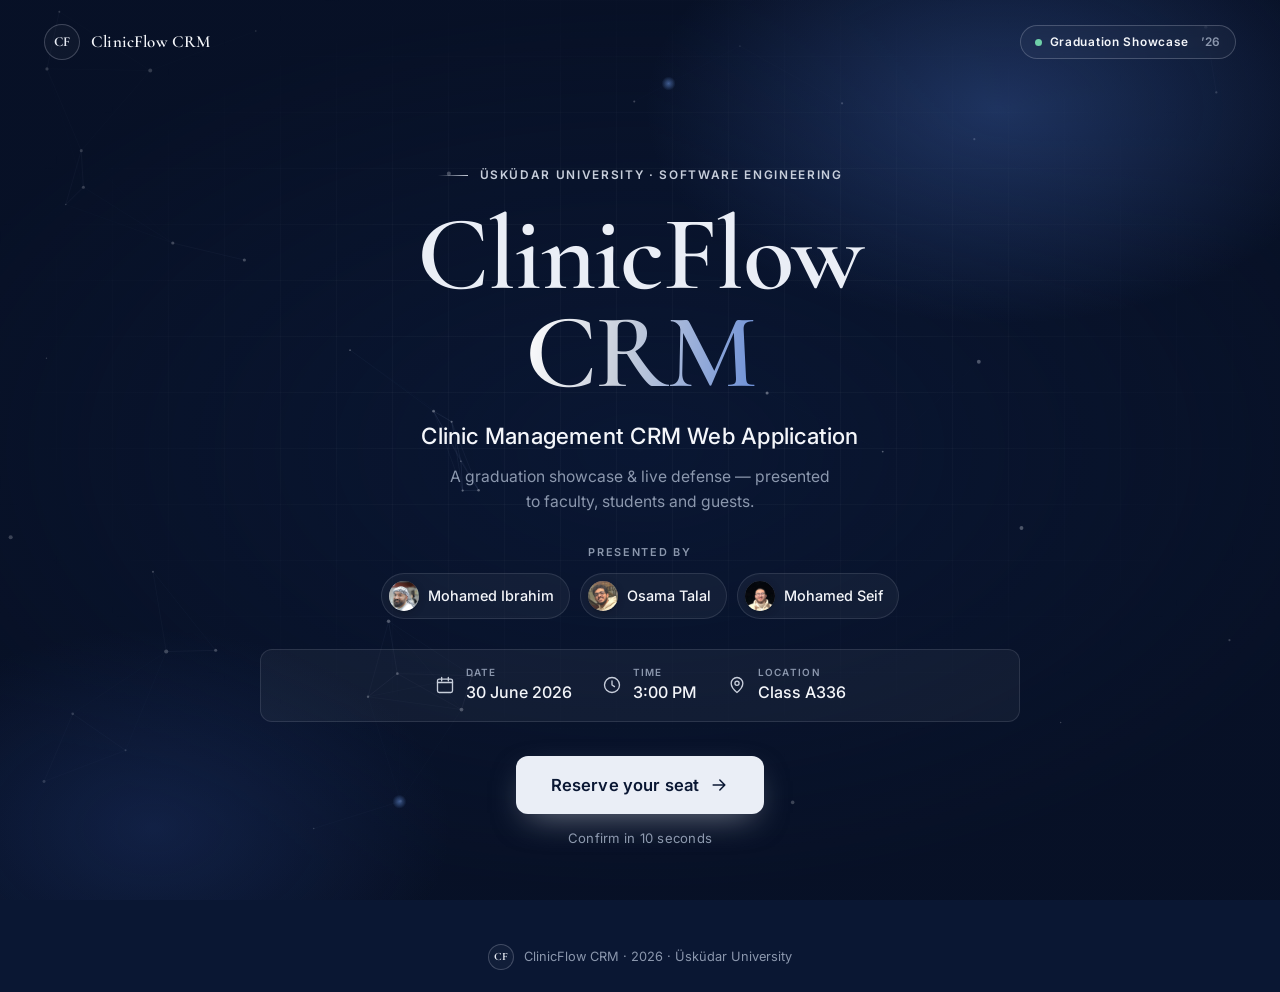
<file: index.html>
<!DOCTYPE html>
<html lang="en" data-theme="dark">
<head>
  <meta charset="UTF-8" />
  <meta name="viewport" content="width=device-width, initial-scale=1, viewport-fit=cover" />
  <title>ClinicFlow CRM — Graduation Showcase</title>
  <meta name="description" content="ClinicFlow CRM — Clinic Management CRM Web Application. Graduation showcase by Mohamed Ibrahim, Osama Talal & Mohamed Seif — Üsküdar University, 30 June 2026, 3:00 PM, Class A336." />
  <meta name="color-scheme" content="dark light" />
  <meta name="theme-color" content="#0B1B3B" />

  <meta property="og:type" content="website" />
  <meta property="og:title" content="ClinicFlow CRM — Graduation Showcase" />
  <meta property="og:description" content="Reserve your seat for the ClinicFlow CRM presentation — 30 June 2026, Üsküdar University." />

  <link rel="preconnect" href="https://fonts.googleapis.com" />
  <link rel="preconnect" href="https://fonts.gstatic.com" crossorigin />
  <link href="https://fonts.googleapis.com/css2?family=Cormorant+Garamond:wght@500;600;700&family=Inter:wght@400;500;600;700&display=swap" rel="stylesheet" />

  <link rel="stylesheet" href="assets/css/styles.css" />
</head>
<body>
  <!-- Animated data-flow background -->
  <canvas id="bg-canvas" class="bg-canvas" aria-hidden="true"></canvas>
  <div class="bg-light" aria-hidden="true"></div>
  <div class="bg-grid" aria-hidden="true"></div>

  <header class="site-header">
    <a class="brand" href="#" aria-label="ClinicFlow CRM">
      <span class="monogram" aria-hidden="true">CF</span>
      <span class="brand__name">ClinicFlow&nbsp;CRM</span>
    </a>
    <span class="status-pill" id="header-pill">
      <span class="status-pill__dot" aria-hidden="true"></span>
      Graduation Showcase&nbsp;<span class="status-pill__year">’26</span>
    </span>
  </header>

  <main id="main" class="stage">

    <!-- ================= STATE 1 — LANDING / HERO ================= -->
    <section class="screen screen--hero is-active" id="screen-invite" aria-labelledby="hero-title">
      <div class="hero">
        <p class="hero__kicker reveal" style="--d:0">
          <span class="hero__kicker-line" aria-hidden="true"></span>
          Üsküdar University · Software Engineering
        </p>

        <h1 class="hero__title" id="hero-title">
          <span class="reveal" style="--d:1">ClinicFlow</span>
          <span class="hero__title-accent reveal" style="--d:2">CRM</span>
        </h1>

        <p class="hero__sub reveal" style="--d:3">Clinic Management CRM Web&nbsp;Application</p>

        <p class="hero__lead reveal" style="--d:4">
          A graduation showcase &amp; live defense — presented to faculty, students and guests.
        </p>

        <div class="presenters reveal" style="--d:5" aria-label="Presenters">
          <span class="presenters__label">Presented by</span>
          <ul class="presenters__list">
            <li class="presenter-chip"><img class="presenter-chip__photo" src="card/assets/photos/ibrahim-portrait.jpg" alt="" aria-hidden="true" width="30" height="30" />Mohamed Ibrahim</li>
            <li class="presenter-chip"><img class="presenter-chip__photo" src="card/assets/photos/talal-portrait.jpg" alt="" aria-hidden="true" width="30" height="30" />Osama Talal</li>
            <li class="presenter-chip"><img class="presenter-chip__photo" src="card/assets/photos/seif-portrait.jpg" alt="" aria-hidden="true" width="30" height="30" />Mohamed Seif</li>
          </ul>
        </div>

        <ul class="meta-strip reveal" style="--d:6" aria-label="Event details">
          <li>
            <svg class="meta-strip__icon" viewBox="0 0 24 24" aria-hidden="true"><rect x="3" y="5" width="18" height="16" rx="2"/><path d="M3 9h18M8 3v4M16 3v4"/></svg>
            <span><span class="meta-strip__k">Date</span>30 June 2026</span>
          </li>
          <li>
            <svg class="meta-strip__icon" viewBox="0 0 24 24" aria-hidden="true"><circle cx="12" cy="12" r="9"/><path d="M12 7v5l3 2"/></svg>
            <span><span class="meta-strip__k">Time</span>3:00 PM</span>
          </li>
          <li>
            <svg class="meta-strip__icon" viewBox="0 0 24 24" aria-hidden="true"><path d="M12 21s7-5.6 7-11a7 7 0 1 0-14 0c0 5.4 7 11 7 11Z"/><circle cx="12" cy="10" r="2.5"/></svg>
            <span><span class="meta-strip__k">Location</span>Class A336</span>
          </li>
        </ul>

        <div class="hero__cta reveal" style="--d:7">
          <button type="button" class="btn btn--primary btn--lg" id="to-form-btn">
            Reserve your seat
            <svg class="btn__arrow" viewBox="0 0 24 24" aria-hidden="true"><path d="M5 12h14M13 6l6 6-6 6"/></svg>
          </button>
          <span class="hero__cta-note">Confirm in 10 seconds</span>
        </div>
      </div>
    </section>

    <!-- ================= STATE 2 — RSVP FORM ================= -->
    <section class="screen screen--form" id="screen-form" aria-labelledby="form-heading" hidden>
      <div class="panel">
        <p class="eyebrow">RSVP</p>
        <h2 class="heading" id="form-heading">Reserve your seat</h2>
        <p class="sub">Add your name to the guest list for the ClinicFlow CRM showcase.</p>

        <form id="rsvp-form" novalidate>
          <div class="field">
            <label for="guest-name" class="field__label">Your name</label>
            <input type="text" id="guest-name" name="name" class="field__input"
              autocomplete="name" inputmode="text" maxlength="80"
              placeholder="e.g. Dr. Ayşe Demir" required
              aria-describedby="name-help name-error" />
            <p class="field__help" id="name-help">Only used for the attendance list.</p>
            <p class="field__error" id="name-error" role="alert" hidden>Please enter your name.</p>
          </div>

          <div class="hp" aria-hidden="true">
            <label for="company">Company</label>
            <input type="text" id="company" name="company" tabindex="-1" autocomplete="off" />
          </div>

          <div class="form-actions">
            <button type="button" class="btn btn--ghost" id="back-btn">Back</button>
            <button type="submit" class="btn btn--primary" id="submit-btn">
              <span class="btn__label">Confirm attendance</span>
              <span class="spinner" aria-hidden="true"></span>
            </button>
          </div>
        </form>
      </div>
    </section>

    <!-- ================= STATE 3 — CONFIRMATION ================= -->
    <section class="screen screen--confirm" id="screen-confirm" aria-labelledby="confirm-heading" hidden>
      <div class="panel panel--confirm">
        <div class="success" id="success-mark" aria-hidden="true">
          <svg class="success__ring" viewBox="0 0 80 80"><circle cx="40" cy="40" r="36"/></svg>
          <svg class="success__check" viewBox="0 0 52 52"><path d="M14 27l8 8 16-18"/></svg>
        </div>

        <div class="status-badge" id="status-badge" data-status="attending">
          <span class="status-badge__dot" aria-hidden="true"></span>
          <span id="status-badge-text">Attending</span>
        </div>

        <h2 class="heading heading--center" id="confirm-heading">You’re in, <span id="guest-welcome">guest</span></h2>
        <p class="sub sub--center" id="confirm-sub">Thank you for confirming. We can’t wait to present <strong>ClinicFlow CRM</strong> to you.</p>

        <div class="card">
          <p class="card__project">ClinicFlow CRM</p>
          <p class="card__desc">Clinic Management CRM Web Application</p>
          <p class="card__presenter">Mohamed Ibrahim · Osama Talal · Mohamed Seif</p>

          <dl class="details">
            <div class="details__row"><dt>Date</dt><dd>30 June 2026</dd></div>
            <div class="details__row"><dt>Time</dt><dd>3:00 PM (GMT+3)</dd></div>
            <div class="details__row"><dt>Location</dt><dd>Class A336</dd></div>
          </dl>
        </div>

        <div class="countdown" id="countdown" aria-label="Time remaining until the presentation">
          <div class="countdown__unit"><span class="countdown__num" id="cd-days">00</span><span class="countdown__lbl">Days</span></div>
          <div class="countdown__sep" aria-hidden="true">:</div>
          <div class="countdown__unit"><span class="countdown__num" id="cd-hours">00</span><span class="countdown__lbl">Hours</span></div>
          <div class="countdown__sep" aria-hidden="true">:</div>
          <div class="countdown__unit"><span class="countdown__num" id="cd-mins">00</span><span class="countdown__lbl">Min</span></div>
          <div class="countdown__sep" aria-hidden="true">:</div>
          <div class="countdown__unit"><span class="countdown__num" id="cd-secs">00</span><span class="countdown__lbl">Sec</span></div>
        </div>
        <p class="countdown__live" id="countdown-live" aria-live="polite"></p>

        <div class="cal-actions" id="cal-actions">
          <a href="#" class="btn btn--cal" id="gcal-btn" target="_blank" rel="noopener">
            <svg class="btn__icon" viewBox="0 0 24 24" aria-hidden="true"><rect x="3" y="5" width="18" height="16" rx="2"/><path d="M3 9h18M8 3v4M16 3v4"/></svg>
            Google Calendar
          </a>
          <button type="button" class="btn btn--cal" id="ical-btn">
            <svg class="btn__icon" viewBox="0 0 24 24" aria-hidden="true"><path d="M12 3v12M8 11l4 4 4-4"/><path d="M5 19h14"/></svg>
            Apple Calendar
          </button>
        </div>

        <!-- RSVP control: cancel / reconfirm -->
        <div class="rsvp-control" id="rsvp-control">
          <button type="button" class="btn btn--danger-ghost" id="cancel-btn">
            <span class="btn__label">Cancel attendance</span>
            <span class="spinner spinner--dark" aria-hidden="true"></span>
          </button>
          <button type="button" class="btn btn--primary" id="reconfirm-btn" hidden>
            <span class="btn__label">Confirm attendance again</span>
            <span class="spinner" aria-hidden="true"></span>
          </button>
          <p class="rsvp-control__hint" id="rsvp-hint">Changed your plans? You can update your RSVP anytime.</p>
        </div>

        <p class="thank-you" id="thank-you">We look forward to seeing you there.</p>
      </div>
    </section>

  </main>

  <footer class="site-footer">
    <span class="monogram monogram--sm" aria-hidden="true">CF</span>
    <span>ClinicFlow CRM · 2026 · Üsküdar University</span>
  </footer>

  <script src="assets/js/config.js"></script>
  <script src="assets/js/app.js"></script>
</body>
</html>
</file>
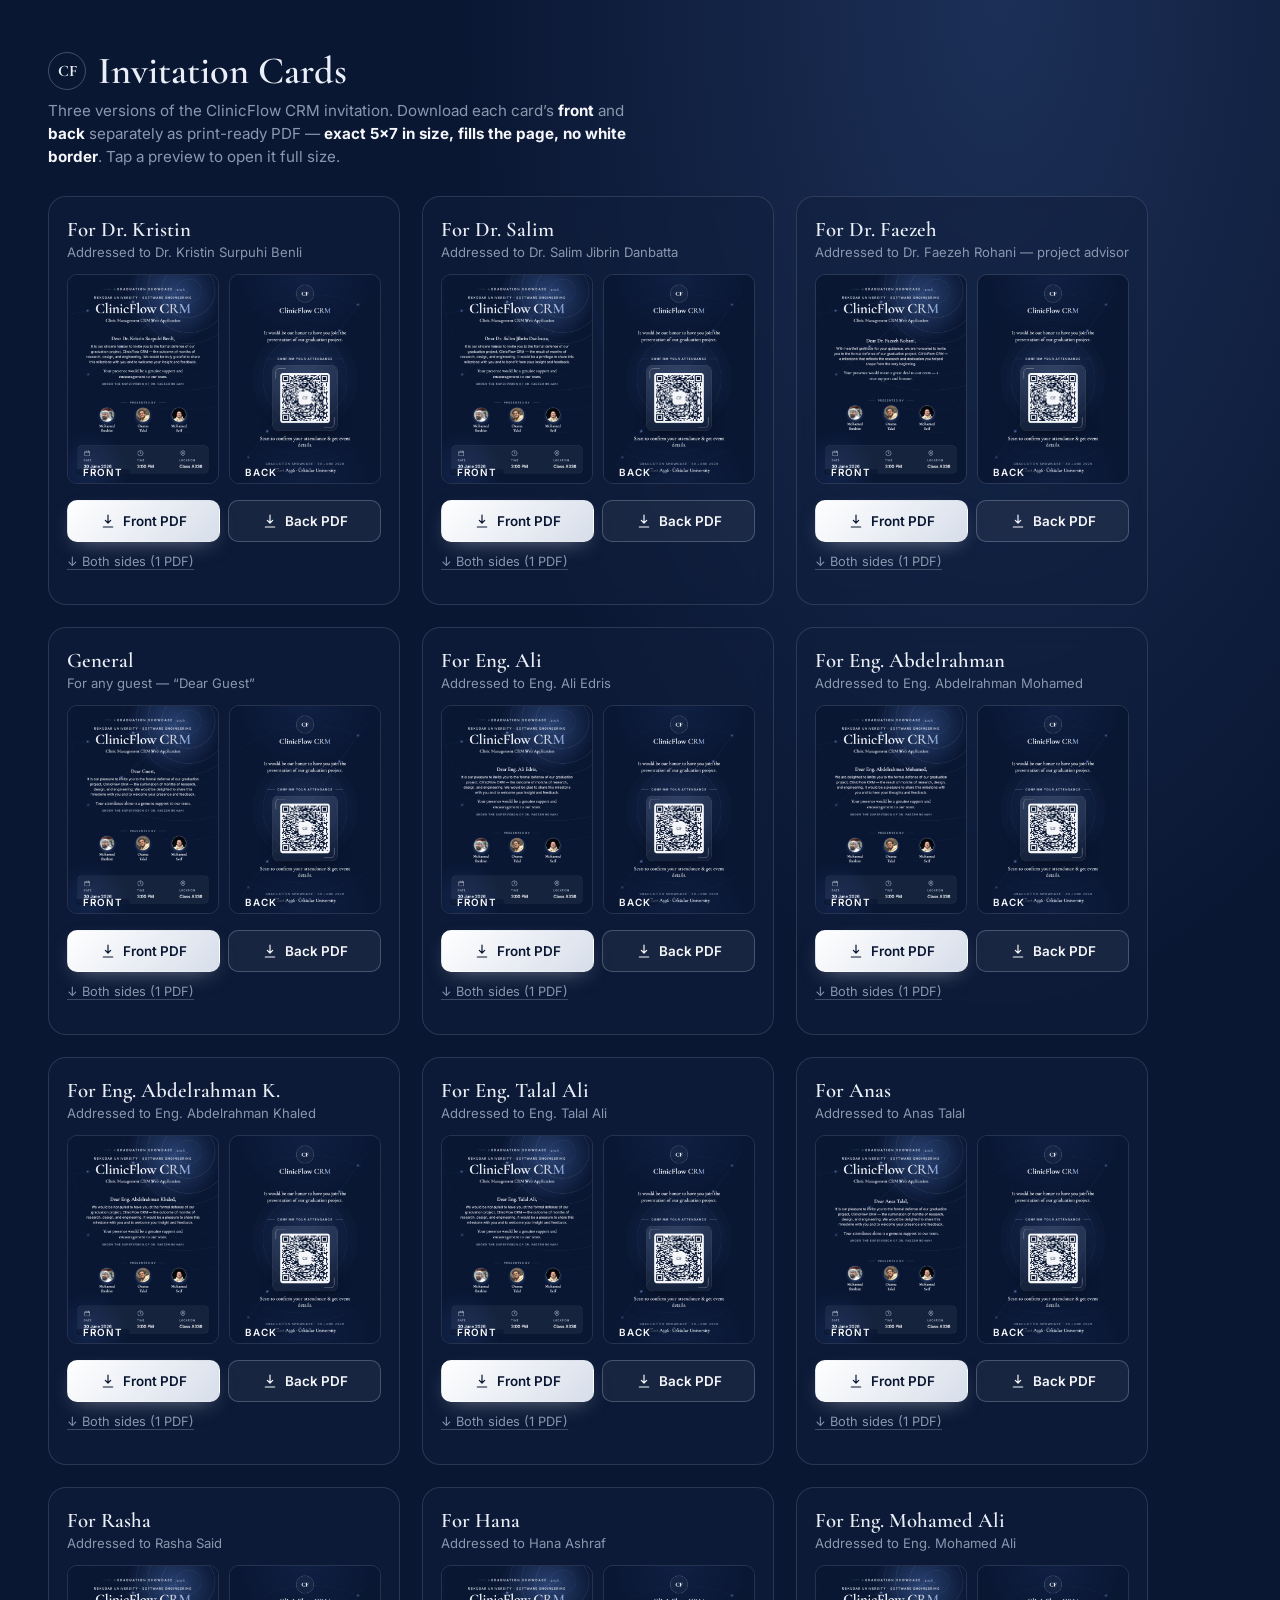
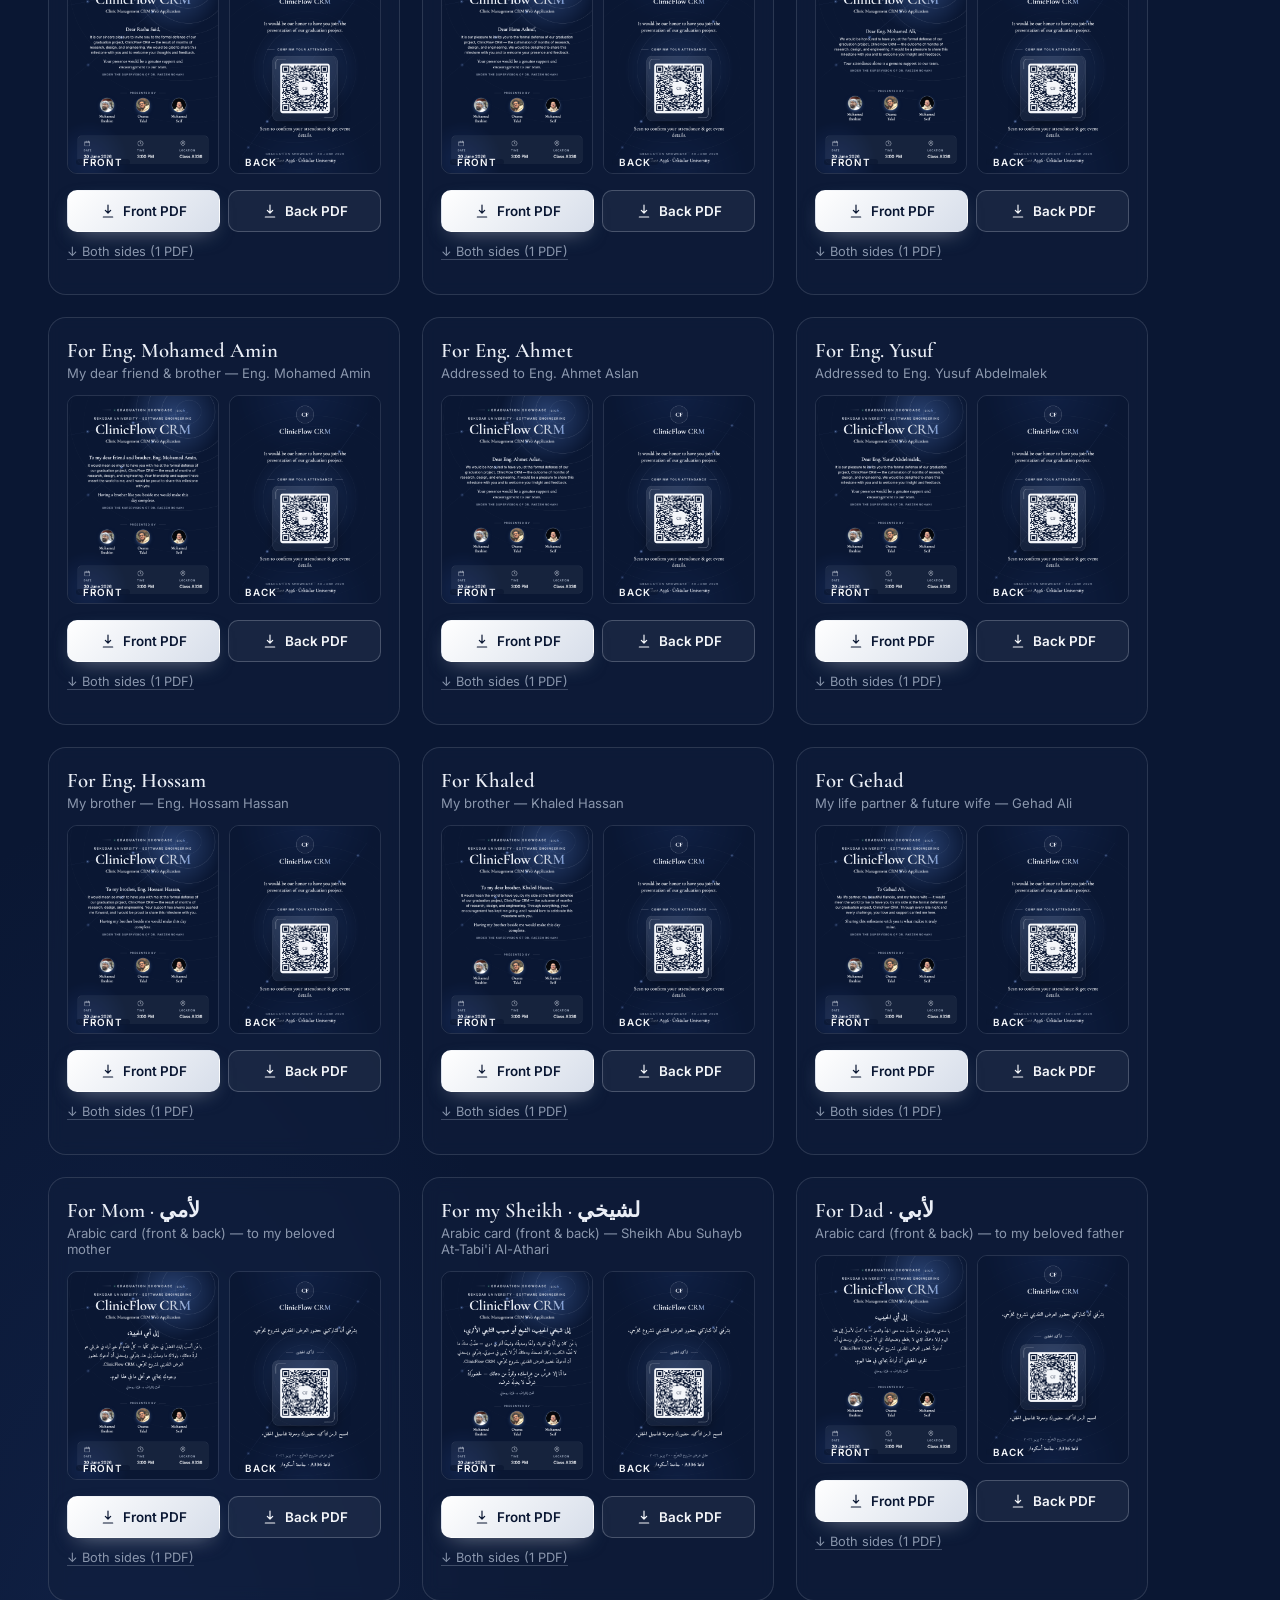
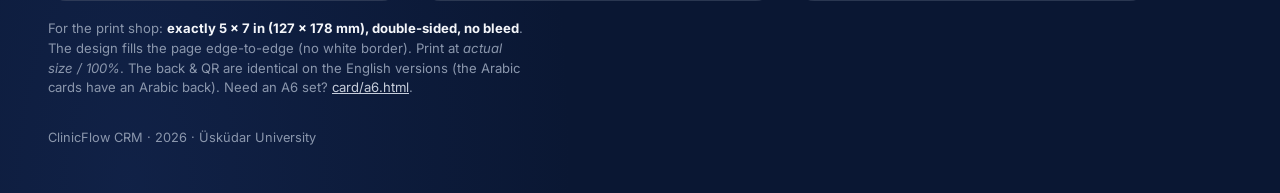
<file: card/index.html>
<!DOCTYPE html>
<html lang="en">
<head>
  <meta charset="UTF-8" />
  <meta name="viewport" content="width=device-width, initial-scale=1, viewport-fit=cover" />
  <title>ClinicFlow CRM — Invitation Cards (Download)</title>
  <link rel="preconnect" href="https://fonts.googleapis.com" />
  <link rel="preconnect" href="https://fonts.gstatic.com" crossorigin />
  <link href="https://fonts.googleapis.com/css2?family=Cormorant+Garamond:wght@500;600;700&family=Inter:wght@400;500;600&display=swap" rel="stylesheet" />
  <style>
    :root{
      --midnight:#0A1733; --indigo:#13284F; --silver:#C7CEDB; --platinum:#EAEEF6;
      --ivory:#F4F6FA; --slate:#8B97AD; --glow:#5B86D6;
      --serif:"Cormorant Garamond",Georgia,serif; --sans:"Inter",system-ui,sans-serif;
    }
    *{box-sizing:border-box}
    body{margin:0;min-height:100vh;font-family:var(--sans);color:var(--ivory);
      background:radial-gradient(70% 50% at 78% 0%,rgba(91,134,214,.22),transparent 60%),
                 radial-gradient(60% 50% at 10% 100%,rgba(40,70,140,.22),transparent 58%),#0A1733;
      padding:clamp(22px,5vw,48px);}
    .head{display:flex;align-items:center;gap:12px;margin-bottom:6px}
    .mono{display:grid;place-items:center;width:38px;height:38px;border:1px solid rgba(199,206,219,.3);
      border-radius:50%;font-family:var(--serif);font-weight:700;color:var(--platinum)}
    h1{font-family:var(--serif);font-weight:600;font-size:clamp(1.7rem,5vw,2.4rem);margin:0;color:var(--platinum)}
    .lead{color:var(--slate);max-width:60ch;margin:6px 0 28px;font-size:.95rem;line-height:1.5}
    .grid{display:grid;gap:22px;grid-template-columns:repeat(auto-fit,minmax(280px,1fr));max-width:1100px}
    .card{border:1px solid rgba(199,206,219,.16);border-radius:18px;background:rgba(16,30,60,.5);
      padding:18px;backdrop-filter:blur(8px)}
    .card h2{font-family:var(--serif);font-weight:600;font-size:1.3rem;margin:2px 0 2px;color:var(--platinum)}
    .card .who{font-size:.82rem;color:var(--slate);margin:0 0 14px}
    .thumbs{display:flex;gap:10px;margin-bottom:16px}
    .thumbs a{flex:1;display:block;border-radius:10px;overflow:hidden;border:1px solid rgba(199,206,219,.14);
      line-height:0;position:relative}
    .thumbs img{width:100%;height:auto;display:block}
    .thumbs .lab{position:absolute;left:8px;bottom:8px;font-size:.62rem;font-weight:600;letter-spacing:.1em;
      text-transform:uppercase;color:var(--ivory);background:rgba(10,23,51,.7);padding:3px 7px;border-radius:6px}
    .btns{display:flex;flex-wrap:wrap;gap:8px}
    .btn{flex:1;min-width:90px;display:inline-flex;align-items:center;justify-content:center;gap:7px;
      min-height:42px;padding:0 14px;border-radius:10px;font:600 .84rem var(--sans);text-decoration:none;
      cursor:pointer;border:1px solid transparent;transition:transform .14s ease,box-shadow .2s ease,border-color .2s}
    .btn:active{transform:scale(.98)}
    .btn-front{background:linear-gradient(135deg,#fff,#D7DEEA);color:#0A1733;box-shadow:0 8px 22px -10px rgba(234,238,246,.5)}
    .btn-back{background:rgba(255,255,255,.05);color:var(--ivory);border-color:rgba(199,206,219,.28)}
    .btn-back:hover{border-color:var(--silver)}
    .btn svg{width:16px;height:16px;fill:none;stroke:currentColor;stroke-width:1.8;stroke-linecap:round;stroke-linejoin:round}
    .both{margin-top:8px}
    .both a{font-size:.8rem;color:var(--slate);text-decoration:none;border-bottom:1px solid rgba(139,151,173,.4)}
    .both a:hover{color:var(--ivory)}
    footer{margin-top:32px;color:var(--slate);font-size:.8rem}
    .tip{margin-top:18px;font-size:.82rem;color:var(--slate);max-width:60ch;line-height:1.5}
  </style>
</head>
<body>
  <div class="head"><span class="mono">CF</span><h1>Invitation Cards</h1></div>
  <p class="lead">Three versions of the ClinicFlow CRM invitation. Download each card’s
    <strong style="color:var(--ivory)">front</strong> and <strong style="color:var(--ivory)">back</strong>
    separately as print-ready PDF — <strong style="color:var(--ivory)">exact 5×7 in size, fills the page, no white border</strong>. Tap a preview to open it full size.</p>

  <div class="grid">
    <!-- KRISTIN -->
    <div class="card">
      <h2>For Dr. Kristin</h2>
      <p class="who">Addressed to Dr. Kristin Surpuhi Benli</p>
      <div class="thumbs">
        <a href="card.html?v=kristin&only=front" target="_blank"><img src="exports/kristin-front.png" alt="Kristin card front"><span class="lab">Front</span></a>
        <a href="card.html?v=kristin&only=back" target="_blank"><img src="exports/kristin-back.png" alt="Card back"><span class="lab">Back</span></a>
      </div>
      <div class="btns">
        <a class="btn btn-front" href="exports/kristin-front.pdf?r3" download><svg viewBox="0 0 24 24"><path d="M12 3v12M8 11l4 4 4-4M5 21h14"/></svg>Front PDF</a>
        <a class="btn btn-back" href="exports/kristin-back.pdf?r3" download><svg viewBox="0 0 24 24"><path d="M12 3v12M8 11l4 4 4-4M5 21h14"/></svg>Back PDF</a>
      </div>
      <p class="both"><a href="exports/kristin-card.pdf?r3" download>↓ Both sides (1 PDF)</a></p>
    </div>

    <!-- SALIM -->
    <div class="card">
      <h2>For Dr. Salim</h2>
      <p class="who">Addressed to Dr. Salim Jibrin Danbatta</p>
      <div class="thumbs">
        <a href="card.html?v=salim&only=front" target="_blank"><img src="exports/salim-front.png" alt="Salim card front"><span class="lab">Front</span></a>
        <a href="card.html?v=salim&only=back" target="_blank"><img src="exports/salim-back.png" alt="Card back"><span class="lab">Back</span></a>
      </div>
      <div class="btns">
        <a class="btn btn-front" href="exports/salim-front.pdf?r3" download><svg viewBox="0 0 24 24"><path d="M12 3v12M8 11l4 4 4-4M5 21h14"/></svg>Front PDF</a>
        <a class="btn btn-back" href="exports/salim-back.pdf?r3" download><svg viewBox="0 0 24 24"><path d="M12 3v12M8 11l4 4 4-4M5 21h14"/></svg>Back PDF</a>
      </div>
      <p class="both"><a href="exports/salim-card.pdf?r3" download>↓ Both sides (1 PDF)</a></p>
    </div>

    <!-- FAEZEH -->
    <div class="card">
      <h2>For Dr. Faezeh</h2>
      <p class="who">Addressed to Dr. Faezeh Rohani — project advisor</p>
      <div class="thumbs">
        <a href="card.html?v=faezeh&only=front" target="_blank"><img src="exports/faezeh-front.png" alt="Faezeh card front"><span class="lab">Front</span></a>
        <a href="card.html?v=faezeh&only=back" target="_blank"><img src="exports/faezeh-back.png" alt="Card back"><span class="lab">Back</span></a>
      </div>
      <div class="btns">
        <a class="btn btn-front" href="exports/faezeh-front.pdf?r3" download><svg viewBox="0 0 24 24"><path d="M12 3v12M8 11l4 4 4-4M5 21h14"/></svg>Front PDF</a>
        <a class="btn btn-back" href="exports/faezeh-back.pdf?r3" download><svg viewBox="0 0 24 24"><path d="M12 3v12M8 11l4 4 4-4M5 21h14"/></svg>Back PDF</a>
      </div>
      <p class="both"><a href="exports/faezeh-card.pdf?r3" download>↓ Both sides (1 PDF)</a></p>
    </div>

    <!-- GENERAL -->
    <div class="card">
      <h2>General</h2>
      <p class="who">For any guest — “Dear Guest”</p>
      <div class="thumbs">
        <a href="card.html?v=general&only=front" target="_blank"><img src="exports/general-front.png" alt="General card front"><span class="lab">Front</span></a>
        <a href="card.html?v=general&only=back" target="_blank"><img src="exports/general-back.png" alt="Card back"><span class="lab">Back</span></a>
      </div>
      <div class="btns">
        <a class="btn btn-front" href="exports/general-front.pdf?r3" download><svg viewBox="0 0 24 24"><path d="M12 3v12M8 11l4 4 4-4M5 21h14"/></svg>Front PDF</a>
        <a class="btn btn-back" href="exports/general-back.pdf?r3" download><svg viewBox="0 0 24 24"><path d="M12 3v12M8 11l4 4 4-4M5 21h14"/></svg>Back PDF</a>
      </div>
      <p class="both"><a href="exports/general-card.pdf?r3" download>↓ Both sides (1 PDF)</a></p>
    </div>

    <!-- ALI -->
    <div class="card">
      <h2>For Eng. Ali</h2>
      <p class="who">Addressed to Eng. Ali Edris</p>
      <div class="thumbs">
        <a href="card.html?v=ali&only=front" target="_blank"><img src="exports/ali-front.png" alt="Ali card front"><span class="lab">Front</span></a>
        <a href="card.html?v=ali&only=back" target="_blank"><img src="exports/ali-back.png" alt="Card back"><span class="lab">Back</span></a>
      </div>
      <div class="btns">
        <a class="btn btn-front" href="exports/ali-front.pdf?r3" download><svg viewBox="0 0 24 24"><path d="M12 3v12M8 11l4 4 4-4M5 21h14"/></svg>Front PDF</a>
        <a class="btn btn-back" href="exports/ali-back.pdf?r3" download><svg viewBox="0 0 24 24"><path d="M12 3v12M8 11l4 4 4-4M5 21h14"/></svg>Back PDF</a>
      </div>
      <p class="both"><a href="exports/ali-card.pdf?r3" download>↓ Both sides (1 PDF)</a></p>
    </div>

    <!-- ABDELRAHMAN -->
    <div class="card">
      <h2>For Eng. Abdelrahman</h2>
      <p class="who">Addressed to Eng. Abdelrahman Mohamed</p>
      <div class="thumbs">
        <a href="card.html?v=abdelrahman&only=front" target="_blank"><img src="exports/abdelrahman-front.png" alt="Abdelrahman card front"><span class="lab">Front</span></a>
        <a href="card.html?v=abdelrahman&only=back" target="_blank"><img src="exports/abdelrahman-back.png" alt="Card back"><span class="lab">Back</span></a>
      </div>
      <div class="btns">
        <a class="btn btn-front" href="exports/abdelrahman-front.pdf?r3" download><svg viewBox="0 0 24 24"><path d="M12 3v12M8 11l4 4 4-4M5 21h14"/></svg>Front PDF</a>
        <a class="btn btn-back" href="exports/abdelrahman-back.pdf?r3" download><svg viewBox="0 0 24 24"><path d="M12 3v12M8 11l4 4 4-4M5 21h14"/></svg>Back PDF</a>
      </div>
      <p class="both"><a href="exports/abdelrahman-card.pdf?r3" download>↓ Both sides (1 PDF)</a></p>
    </div>

    <!-- ABDELRAHMAN KHALED -->
    <div class="card">
      <h2>For Eng. Abdelrahman K.</h2>
      <p class="who">Addressed to Eng. Abdelrahman Khaled</p>
      <div class="thumbs">
        <a href="card.html?v=abdelrahmankhaled&only=front" target="_blank"><img src="exports/abdelrahmankhaled-front.png" alt="Abdelrahman Khaled card front"><span class="lab">Front</span></a>
        <a href="card.html?v=abdelrahmankhaled&only=back" target="_blank"><img src="exports/abdelrahmankhaled-back.png" alt="Card back"><span class="lab">Back</span></a>
      </div>
      <div class="btns">
        <a class="btn btn-front" href="exports/abdelrahmankhaled-front.pdf?r3" download><svg viewBox="0 0 24 24"><path d="M12 3v12M8 11l4 4 4-4M5 21h14"/></svg>Front PDF</a>
        <a class="btn btn-back" href="exports/abdelrahmankhaled-back.pdf?r3" download><svg viewBox="0 0 24 24"><path d="M12 3v12M8 11l4 4 4-4M5 21h14"/></svg>Back PDF</a>
      </div>
      <p class="both"><a href="exports/abdelrahmankhaled-card.pdf?r3" download>↓ Both sides (1 PDF)</a></p>
    </div>

    <!-- TALAL ALI -->
    <div class="card">
      <h2>For Eng. Talal Ali</h2>
      <p class="who">Addressed to Eng. Talal Ali</p>
      <div class="thumbs">
        <a href="card.html?v=talalali&only=front" target="_blank"><img src="exports/talalali-front.png" alt="Talal Ali card front"><span class="lab">Front</span></a>
        <a href="card.html?v=talalali&only=back" target="_blank"><img src="exports/talalali-back.png" alt="Card back"><span class="lab">Back</span></a>
      </div>
      <div class="btns">
        <a class="btn btn-front" href="exports/talalali-front.pdf?r3" download><svg viewBox="0 0 24 24"><path d="M12 3v12M8 11l4 4 4-4M5 21h14"/></svg>Front PDF</a>
        <a class="btn btn-back" href="exports/talalali-back.pdf?r3" download><svg viewBox="0 0 24 24"><path d="M12 3v12M8 11l4 4 4-4M5 21h14"/></svg>Back PDF</a>
      </div>
      <p class="both"><a href="exports/talalali-card.pdf?r3" download>↓ Both sides (1 PDF)</a></p>
    </div>

    <!-- ANAS -->
    <div class="card">
      <h2>For Anas</h2>
      <p class="who">Addressed to Anas Talal</p>
      <div class="thumbs">
        <a href="card.html?v=anas&only=front" target="_blank"><img src="exports/anas-front.png" alt="Anas card front"><span class="lab">Front</span></a>
        <a href="card.html?v=anas&only=back" target="_blank"><img src="exports/anas-back.png" alt="Card back"><span class="lab">Back</span></a>
      </div>
      <div class="btns">
        <a class="btn btn-front" href="exports/anas-front.pdf?r3" download><svg viewBox="0 0 24 24"><path d="M12 3v12M8 11l4 4 4-4M5 21h14"/></svg>Front PDF</a>
        <a class="btn btn-back" href="exports/anas-back.pdf?r3" download><svg viewBox="0 0 24 24"><path d="M12 3v12M8 11l4 4 4-4M5 21h14"/></svg>Back PDF</a>
      </div>
      <p class="both"><a href="exports/anas-card.pdf?r3" download>↓ Both sides (1 PDF)</a></p>
    </div>

    <!-- RASHA -->
    <div class="card">
      <h2>For Rasha</h2>
      <p class="who">Addressed to Rasha Said</p>
      <div class="thumbs">
        <a href="card.html?v=rasha&only=front" target="_blank"><img src="exports/rasha-front.png" alt="Rasha card front"><span class="lab">Front</span></a>
        <a href="card.html?v=rasha&only=back" target="_blank"><img src="exports/rasha-back.png" alt="Card back"><span class="lab">Back</span></a>
      </div>
      <div class="btns">
        <a class="btn btn-front" href="exports/rasha-front.pdf?r3" download><svg viewBox="0 0 24 24"><path d="M12 3v12M8 11l4 4 4-4M5 21h14"/></svg>Front PDF</a>
        <a class="btn btn-back" href="exports/rasha-back.pdf?r3" download><svg viewBox="0 0 24 24"><path d="M12 3v12M8 11l4 4 4-4M5 21h14"/></svg>Back PDF</a>
      </div>
      <p class="both"><a href="exports/rasha-card.pdf?r3" download>↓ Both sides (1 PDF)</a></p>
    </div>

    <!-- HANA -->
    <div class="card">
      <h2>For Hana</h2>
      <p class="who">Addressed to Hana Ashraf</p>
      <div class="thumbs">
        <a href="card.html?v=hana&only=front" target="_blank"><img src="exports/hana-front.png" alt="Hana card front"><span class="lab">Front</span></a>
        <a href="card.html?v=hana&only=back" target="_blank"><img src="exports/hana-back.png" alt="Card back"><span class="lab">Back</span></a>
      </div>
      <div class="btns">
        <a class="btn btn-front" href="exports/hana-front.pdf?r3" download><svg viewBox="0 0 24 24"><path d="M12 3v12M8 11l4 4 4-4M5 21h14"/></svg>Front PDF</a>
        <a class="btn btn-back" href="exports/hana-back.pdf?r3" download><svg viewBox="0 0 24 24"><path d="M12 3v12M8 11l4 4 4-4M5 21h14"/></svg>Back PDF</a>
      </div>
      <p class="both"><a href="exports/hana-card.pdf?r3" download>↓ Both sides (1 PDF)</a></p>
    </div>

    <!-- MOHAMED ALI -->
    <div class="card">
      <h2>For Eng. Mohamed Ali</h2>
      <p class="who">Addressed to Eng. Mohamed Ali</p>
      <div class="thumbs">
        <a href="card.html?v=mohamedali&only=front" target="_blank"><img src="exports/mohamedali-front.png" alt="Mohamed Ali card front"><span class="lab">Front</span></a>
        <a href="card.html?v=mohamedali&only=back" target="_blank"><img src="exports/mohamedali-back.png" alt="Card back"><span class="lab">Back</span></a>
      </div>
      <div class="btns">
        <a class="btn btn-front" href="exports/mohamedali-front.pdf?r3" download><svg viewBox="0 0 24 24"><path d="M12 3v12M8 11l4 4 4-4M5 21h14"/></svg>Front PDF</a>
        <a class="btn btn-back" href="exports/mohamedali-back.pdf?r3" download><svg viewBox="0 0 24 24"><path d="M12 3v12M8 11l4 4 4-4M5 21h14"/></svg>Back PDF</a>
      </div>
      <p class="both"><a href="exports/mohamedali-card.pdf?r3" download>↓ Both sides (1 PDF)</a></p>
    </div>

    <!-- MOHAMED AMIN -->
    <div class="card">
      <h2>For Eng. Mohamed Amin</h2>
      <p class="who">My dear friend &amp; brother — Eng. Mohamed Amin</p>
      <div class="thumbs">
        <a href="card.html?v=mohamedamin&only=front" target="_blank"><img src="exports/mohamedamin-front.png" alt="Mohamed Amin card front"><span class="lab">Front</span></a>
        <a href="card.html?v=mohamedamin&only=back" target="_blank"><img src="exports/mohamedamin-back.png" alt="Card back"><span class="lab">Back</span></a>
      </div>
      <div class="btns">
        <a class="btn btn-front" href="exports/mohamedamin-front.pdf?r3" download><svg viewBox="0 0 24 24"><path d="M12 3v12M8 11l4 4 4-4M5 21h14"/></svg>Front PDF</a>
        <a class="btn btn-back" href="exports/mohamedamin-back.pdf?r3" download><svg viewBox="0 0 24 24"><path d="M12 3v12M8 11l4 4 4-4M5 21h14"/></svg>Back PDF</a>
      </div>
      <p class="both"><a href="exports/mohamedamin-card.pdf?r3" download>↓ Both sides (1 PDF)</a></p>
    </div>

    <!-- AHMET -->
    <div class="card">
      <h2>For Eng. Ahmet</h2>
      <p class="who">Addressed to Eng. Ahmet Aslan</p>
      <div class="thumbs">
        <a href="card.html?v=ahmet&only=front" target="_blank"><img src="exports/ahmet-front.png" alt="Ahmet card front"><span class="lab">Front</span></a>
        <a href="card.html?v=ahmet&only=back" target="_blank"><img src="exports/ahmet-back.png" alt="Card back"><span class="lab">Back</span></a>
      </div>
      <div class="btns">
        <a class="btn btn-front" href="exports/ahmet-front.pdf?r3" download><svg viewBox="0 0 24 24"><path d="M12 3v12M8 11l4 4 4-4M5 21h14"/></svg>Front PDF</a>
        <a class="btn btn-back" href="exports/ahmet-back.pdf?r3" download><svg viewBox="0 0 24 24"><path d="M12 3v12M8 11l4 4 4-4M5 21h14"/></svg>Back PDF</a>
      </div>
      <p class="both"><a href="exports/ahmet-card.pdf?r3" download>↓ Both sides (1 PDF)</a></p>
    </div>

    <!-- YUSUF -->
    <div class="card">
      <h2>For Eng. Yusuf</h2>
      <p class="who">Addressed to Eng. Yusuf Abdelmalek</p>
      <div class="thumbs">
        <a href="card.html?v=yusuf&only=front" target="_blank"><img src="exports/yusuf-front.png" alt="Yusuf card front"><span class="lab">Front</span></a>
        <a href="card.html?v=yusuf&only=back" target="_blank"><img src="exports/yusuf-back.png" alt="Card back"><span class="lab">Back</span></a>
      </div>
      <div class="btns">
        <a class="btn btn-front" href="exports/yusuf-front.pdf?r3" download><svg viewBox="0 0 24 24"><path d="M12 3v12M8 11l4 4 4-4M5 21h14"/></svg>Front PDF</a>
        <a class="btn btn-back" href="exports/yusuf-back.pdf?r3" download><svg viewBox="0 0 24 24"><path d="M12 3v12M8 11l4 4 4-4M5 21h14"/></svg>Back PDF</a>
      </div>
      <p class="both"><a href="exports/yusuf-card.pdf?r3" download>↓ Both sides (1 PDF)</a></p>
    </div>

    <!-- HOSSAM -->
    <div class="card">
      <h2>For Eng. Hossam</h2>
      <p class="who">My brother — Eng. Hossam Hassan</p>
      <div class="thumbs">
        <a href="card.html?v=hossam&only=front" target="_blank"><img src="exports/hossam-front.png" alt="Hossam card front"><span class="lab">Front</span></a>
        <a href="card.html?v=hossam&only=back" target="_blank"><img src="exports/hossam-back.png" alt="Card back"><span class="lab">Back</span></a>
      </div>
      <div class="btns">
        <a class="btn btn-front" href="exports/hossam-front.pdf?r3" download><svg viewBox="0 0 24 24"><path d="M12 3v12M8 11l4 4 4-4M5 21h14"/></svg>Front PDF</a>
        <a class="btn btn-back" href="exports/hossam-back.pdf?r3" download><svg viewBox="0 0 24 24"><path d="M12 3v12M8 11l4 4 4-4M5 21h14"/></svg>Back PDF</a>
      </div>
      <p class="both"><a href="exports/hossam-card.pdf?r3" download>↓ Both sides (1 PDF)</a></p>
    </div>

    <!-- KHALED -->
    <div class="card">
      <h2>For Khaled</h2>
      <p class="who">My brother — Khaled Hassan</p>
      <div class="thumbs">
        <a href="card.html?v=khaled&only=front" target="_blank"><img src="exports/khaled-front.png" alt="Khaled card front"><span class="lab">Front</span></a>
        <a href="card.html?v=khaled&only=back" target="_blank"><img src="exports/khaled-back.png" alt="Card back"><span class="lab">Back</span></a>
      </div>
      <div class="btns">
        <a class="btn btn-front" href="exports/khaled-front.pdf?r3" download><svg viewBox="0 0 24 24"><path d="M12 3v12M8 11l4 4 4-4M5 21h14"/></svg>Front PDF</a>
        <a class="btn btn-back" href="exports/khaled-back.pdf?r3" download><svg viewBox="0 0 24 24"><path d="M12 3v12M8 11l4 4 4-4M5 21h14"/></svg>Back PDF</a>
      </div>
      <p class="both"><a href="exports/khaled-card.pdf?r3" download>↓ Both sides (1 PDF)</a></p>
    </div>

    <!-- GEHAD -->
    <div class="card">
      <h2>For Gehad</h2>
      <p class="who">My life partner &amp; future wife — Gehad Ali</p>
      <div class="thumbs">
        <a href="card.html?v=gehad&only=front" target="_blank"><img src="exports/gehad-front.png" alt="Gehad card front"><span class="lab">Front</span></a>
        <a href="card.html?v=gehad&only=back" target="_blank"><img src="exports/gehad-back.png" alt="Card back"><span class="lab">Back</span></a>
      </div>
      <div class="btns">
        <a class="btn btn-front" href="exports/gehad-front.pdf?r3" download><svg viewBox="0 0 24 24"><path d="M12 3v12M8 11l4 4 4-4M5 21h14"/></svg>Front PDF</a>
        <a class="btn btn-back" href="exports/gehad-back.pdf?r3" download><svg viewBox="0 0 24 24"><path d="M12 3v12M8 11l4 4 4-4M5 21h14"/></svg>Back PDF</a>
      </div>
      <p class="both"><a href="exports/gehad-card.pdf?r3" download>↓ Both sides (1 PDF)</a></p>
    </div>

    <!-- MOTHER (Arabic) -->
    <div class="card">
      <h2>For Mom · لأمي</h2>
      <p class="who">Arabic card (front &amp; back) — to my beloved mother</p>
      <div class="thumbs">
        <a href="card.html?v=mother&only=front" target="_blank"><img src="exports/mother-front.png" alt="Mother card front"><span class="lab">Front</span></a>
        <a href="card.html?v=mother&only=back" target="_blank"><img src="exports/mother-back.png" alt="Card back"><span class="lab">Back</span></a>
      </div>
      <div class="btns">
        <a class="btn btn-front" href="exports/mother-front.pdf?r3" download><svg viewBox="0 0 24 24"><path d="M12 3v12M8 11l4 4 4-4M5 21h14"/></svg>Front PDF</a>
        <a class="btn btn-back" href="exports/mother-back.pdf?r3" download><svg viewBox="0 0 24 24"><path d="M12 3v12M8 11l4 4 4-4M5 21h14"/></svg>Back PDF</a>
      </div>
      <p class="both"><a href="exports/mother-card.pdf?r3" download>↓ Both sides (1 PDF)</a></p>
    </div>

    <!-- SHEIKH (Arabic) -->
    <div class="card">
      <h2>For my Sheikh · لشيخي</h2>
      <p class="who">Arabic card (front &amp; back) — Sheikh Abu Suhayb At-Tabi'i Al-Athari</p>
      <div class="thumbs">
        <a href="card.html?v=sheikh&only=front" target="_blank"><img src="exports/sheikh-front.png" alt="Sheikh card front"><span class="lab">Front</span></a>
        <a href="card.html?v=sheikh&only=back" target="_blank"><img src="exports/sheikh-back.png" alt="Sheikh card back"><span class="lab">Back</span></a>
      </div>
      <div class="btns">
        <a class="btn btn-front" href="exports/sheikh-front.pdf?r3" download><svg viewBox="0 0 24 24"><path d="M12 3v12M8 11l4 4 4-4M5 21h14"/></svg>Front PDF</a>
        <a class="btn btn-back" href="exports/sheikh-back.pdf?r3" download><svg viewBox="0 0 24 24"><path d="M12 3v12M8 11l4 4 4-4M5 21h14"/></svg>Back PDF</a>
      </div>
      <p class="both"><a href="exports/sheikh-card.pdf?r3" download>↓ Both sides (1 PDF)</a></p>
    </div>

    <!-- FATHER (Arabic) -->
    <div class="card">
      <h2>For Dad · لأبي</h2>
      <p class="who">Arabic card (front &amp; back) — to my beloved father</p>
      <div class="thumbs">
        <a href="card.html?v=father&only=front" target="_blank"><img src="exports/father-front.png" alt="Father card front"><span class="lab">Front</span></a>
        <a href="card.html?v=father&only=back" target="_blank"><img src="exports/father-back.png" alt="Father card back"><span class="lab">Back</span></a>
      </div>
      <div class="btns">
        <a class="btn btn-front" href="exports/father-front.pdf?r3" download><svg viewBox="0 0 24 24"><path d="M12 3v12M8 11l4 4 4-4M5 21h14"/></svg>Front PDF</a>
        <a class="btn btn-back" href="exports/father-back.pdf?r3" download><svg viewBox="0 0 24 24"><path d="M12 3v12M8 11l4 4 4-4M5 21h14"/></svg>Back PDF</a>
      </div>
      <p class="both"><a href="exports/father-card.pdf?r3" download>↓ Both sides (1 PDF)</a></p>
    </div>
  </div>

  <p class="tip">For the print shop: <strong style="color:var(--ivory)">exactly 5 × 7 in (127 × 178 mm),
    double-sided, no bleed</strong>. The design fills the page edge-to-edge (no white border). Print at
    <em>actual size / 100%</em>. The back &amp; QR are identical on the English versions (the Arabic
    cards have an Arabic back). Need an A6 set? <a href="a6.html" style="color:var(--silver)">card/a6.html</a>.</p>

  <footer>ClinicFlow CRM · 2026 · Üsküdar University</footer>
</body>
</html>
</file>
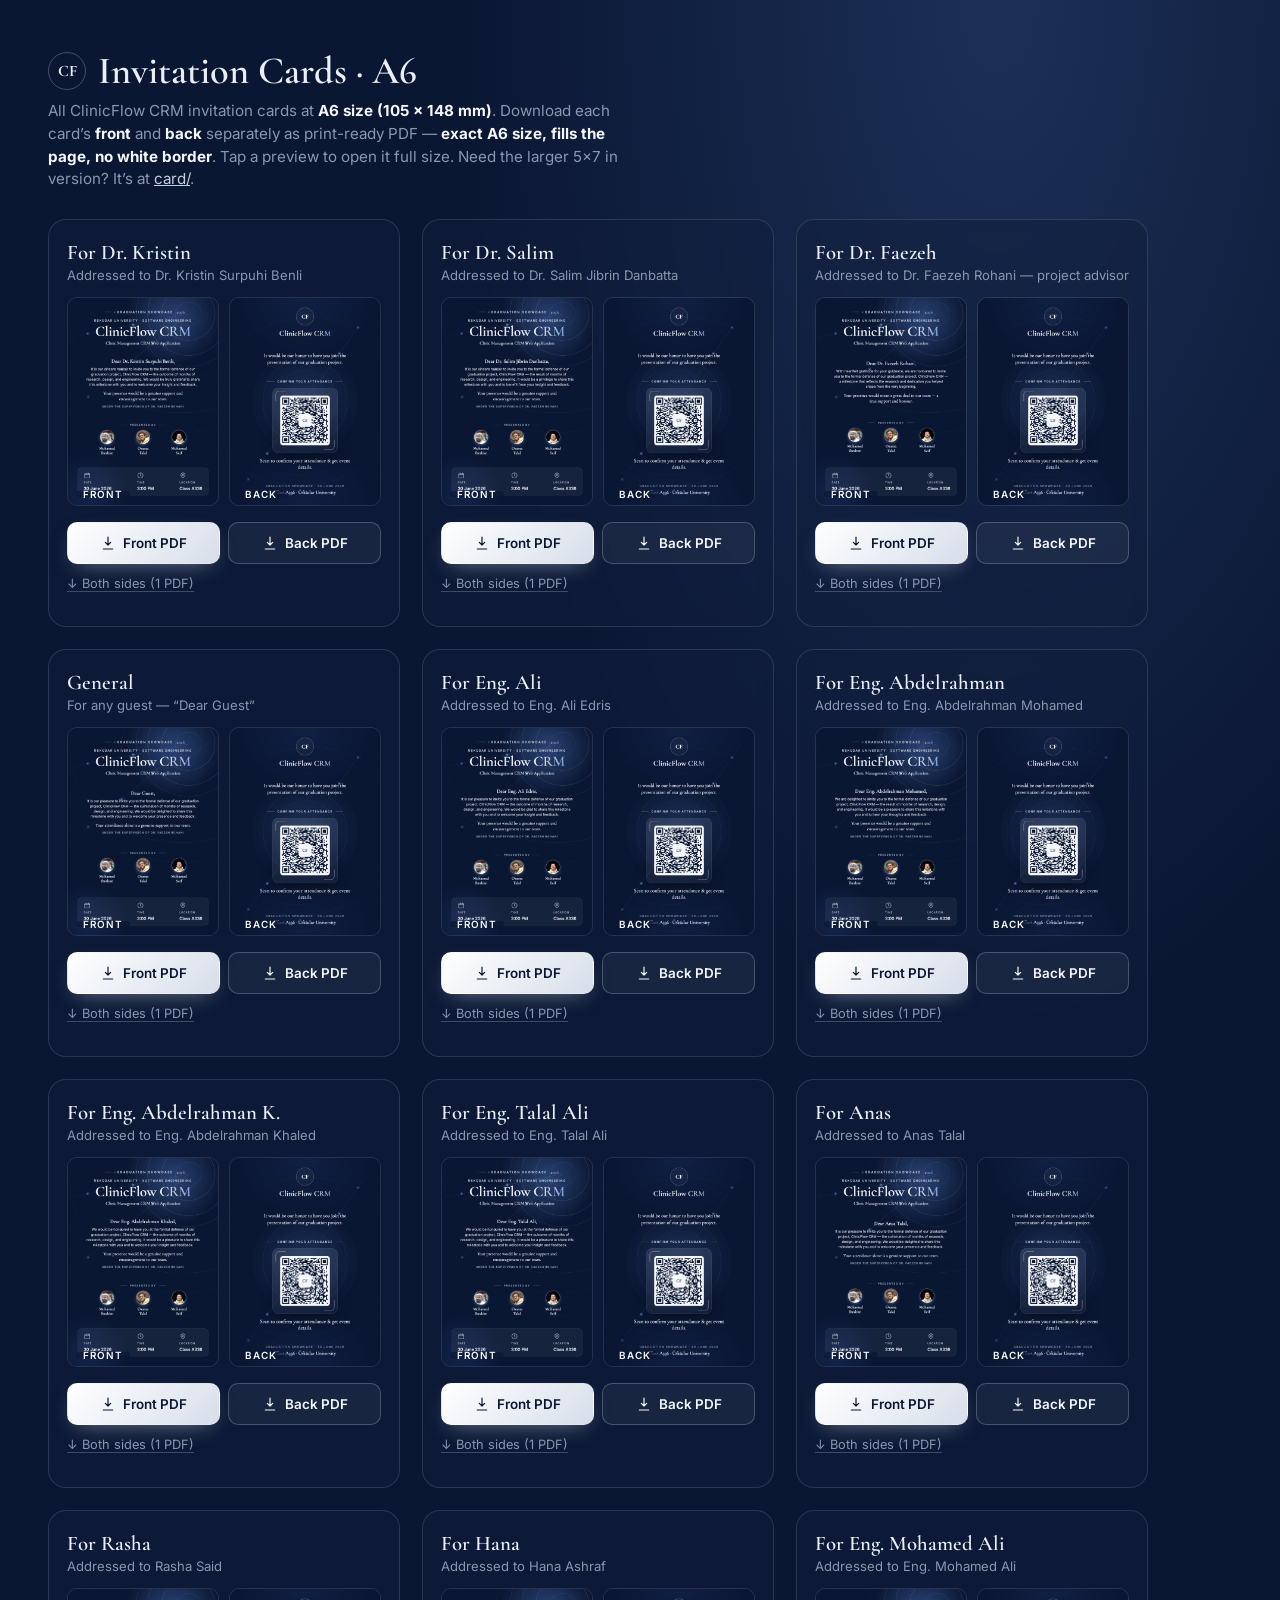
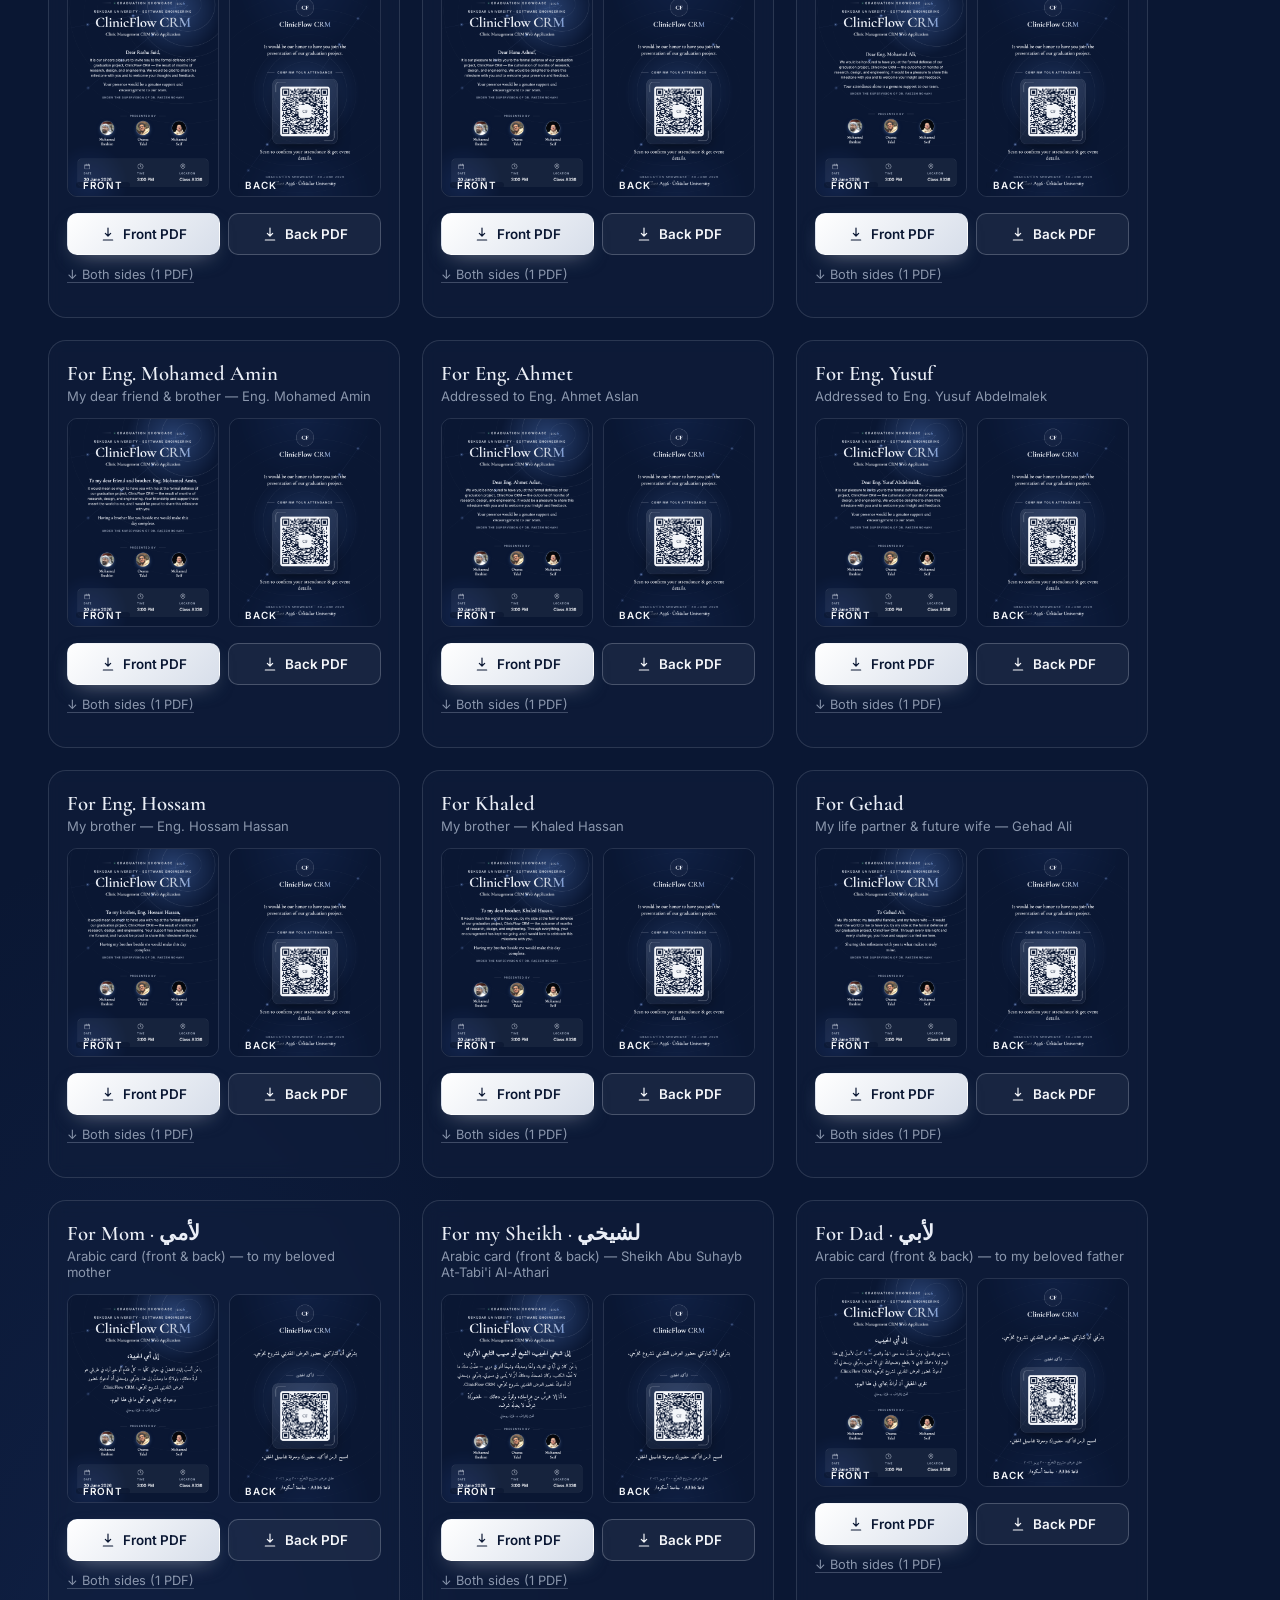
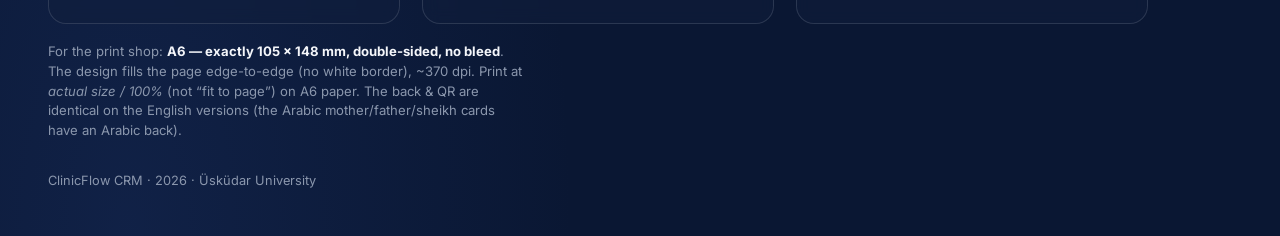
<file: card/a6.html>
<!DOCTYPE html>
<html lang="en">
<head>
  <meta charset="UTF-8" />
  <meta name="viewport" content="width=device-width, initial-scale=1, viewport-fit=cover" />
  <title>ClinicFlow CRM — Invitation Cards (Download)</title>
  <link rel="preconnect" href="https://fonts.googleapis.com" />
  <link rel="preconnect" href="https://fonts.gstatic.com" crossorigin />
  <link href="https://fonts.googleapis.com/css2?family=Cormorant+Garamond:wght@500;600;700&family=Inter:wght@400;500;600&display=swap" rel="stylesheet" />
  <style>
    :root{
      --midnight:#0A1733; --indigo:#13284F; --silver:#C7CEDB; --platinum:#EAEEF6;
      --ivory:#F4F6FA; --slate:#8B97AD; --glow:#5B86D6;
      --serif:"Cormorant Garamond",Georgia,serif; --sans:"Inter",system-ui,sans-serif;
    }
    *{box-sizing:border-box}
    body{margin:0;min-height:100vh;font-family:var(--sans);color:var(--ivory);
      background:radial-gradient(70% 50% at 78% 0%,rgba(91,134,214,.22),transparent 60%),
                 radial-gradient(60% 50% at 10% 100%,rgba(40,70,140,.22),transparent 58%),#0A1733;
      padding:clamp(22px,5vw,48px);}
    .head{display:flex;align-items:center;gap:12px;margin-bottom:6px}
    .mono{display:grid;place-items:center;width:38px;height:38px;border:1px solid rgba(199,206,219,.3);
      border-radius:50%;font-family:var(--serif);font-weight:700;color:var(--platinum)}
    h1{font-family:var(--serif);font-weight:600;font-size:clamp(1.7rem,5vw,2.4rem);margin:0;color:var(--platinum)}
    .lead{color:var(--slate);max-width:60ch;margin:6px 0 28px;font-size:.95rem;line-height:1.5}
    .grid{display:grid;gap:22px;grid-template-columns:repeat(auto-fit,minmax(280px,1fr));max-width:1100px}
    .card{border:1px solid rgba(199,206,219,.16);border-radius:18px;background:rgba(16,30,60,.5);
      padding:18px;backdrop-filter:blur(8px)}
    .card h2{font-family:var(--serif);font-weight:600;font-size:1.3rem;margin:2px 0 2px;color:var(--platinum)}
    .card .who{font-size:.82rem;color:var(--slate);margin:0 0 14px}
    .thumbs{display:flex;gap:10px;margin-bottom:16px}
    .thumbs a{flex:1;display:block;border-radius:10px;overflow:hidden;border:1px solid rgba(199,206,219,.14);
      line-height:0;position:relative}
    .thumbs img{width:100%;height:auto;display:block}
    .thumbs .lab{position:absolute;left:8px;bottom:8px;font-size:.62rem;font-weight:600;letter-spacing:.1em;
      text-transform:uppercase;color:var(--ivory);background:rgba(10,23,51,.7);padding:3px 7px;border-radius:6px}
    .btns{display:flex;flex-wrap:wrap;gap:8px}
    .btn{flex:1;min-width:90px;display:inline-flex;align-items:center;justify-content:center;gap:7px;
      min-height:42px;padding:0 14px;border-radius:10px;font:600 .84rem var(--sans);text-decoration:none;
      cursor:pointer;border:1px solid transparent;transition:transform .14s ease,box-shadow .2s ease,border-color .2s}
    .btn:active{transform:scale(.98)}
    .btn-front{background:linear-gradient(135deg,#fff,#D7DEEA);color:#0A1733;box-shadow:0 8px 22px -10px rgba(234,238,246,.5)}
    .btn-back{background:rgba(255,255,255,.05);color:var(--ivory);border-color:rgba(199,206,219,.28)}
    .btn-back:hover{border-color:var(--silver)}
    .btn svg{width:16px;height:16px;fill:none;stroke:currentColor;stroke-width:1.8;stroke-linecap:round;stroke-linejoin:round}
    .both{margin-top:8px}
    .both a{font-size:.8rem;color:var(--slate);text-decoration:none;border-bottom:1px solid rgba(139,151,173,.4)}
    .both a:hover{color:var(--ivory)}
    footer{margin-top:32px;color:var(--slate);font-size:.8rem}
    .tip{margin-top:18px;font-size:.82rem;color:var(--slate);max-width:60ch;line-height:1.5}
  </style>
</head>
<body>
  <div class="head"><span class="mono">CF</span><h1>Invitation Cards · A6</h1></div>
  <p class="lead">All ClinicFlow CRM invitation cards at <strong style="color:var(--ivory)">A6 size
    (105 × 148 mm)</strong>. Download each card’s
    <strong style="color:var(--ivory)">front</strong> and <strong style="color:var(--ivory)">back</strong>
    separately as print-ready PDF — <strong style="color:var(--ivory)">exact A6 size, fills the page, no white border</strong>. Tap a preview to open it full size.
    Need the larger 5×7 in version? It’s at <a href="index.html" style="color:var(--silver)">card/</a>.</p>

  <div class="grid">
    <!-- KRISTIN -->
    <div class="card">
      <h2>For Dr. Kristin</h2>
      <p class="who">Addressed to Dr. Kristin Surpuhi Benli</p>
      <div class="thumbs">
        <a href="card.html?v=kristin&only=front" target="_blank"><img src="exports/kristin-front.png" alt="Kristin card front"><span class="lab">Front</span></a>
        <a href="card.html?v=kristin&only=back" target="_blank"><img src="exports/kristin-back.png" alt="Card back"><span class="lab">Back</span></a>
      </div>
      <div class="btns">
        <a class="btn btn-front" href="exports/a6/kristin-front.pdf?r3" download><svg viewBox="0 0 24 24"><path d="M12 3v12M8 11l4 4 4-4M5 21h14"/></svg>Front PDF</a>
        <a class="btn btn-back" href="exports/a6/kristin-back.pdf?r3" download><svg viewBox="0 0 24 24"><path d="M12 3v12M8 11l4 4 4-4M5 21h14"/></svg>Back PDF</a>
      </div>
      <p class="both"><a href="exports/a6/kristin-card.pdf?r3" download>↓ Both sides (1 PDF)</a></p>
    </div>

    <!-- SALIM -->
    <div class="card">
      <h2>For Dr. Salim</h2>
      <p class="who">Addressed to Dr. Salim Jibrin Danbatta</p>
      <div class="thumbs">
        <a href="card.html?v=salim&only=front" target="_blank"><img src="exports/salim-front.png" alt="Salim card front"><span class="lab">Front</span></a>
        <a href="card.html?v=salim&only=back" target="_blank"><img src="exports/salim-back.png" alt="Card back"><span class="lab">Back</span></a>
      </div>
      <div class="btns">
        <a class="btn btn-front" href="exports/a6/salim-front.pdf?r3" download><svg viewBox="0 0 24 24"><path d="M12 3v12M8 11l4 4 4-4M5 21h14"/></svg>Front PDF</a>
        <a class="btn btn-back" href="exports/a6/salim-back.pdf?r3" download><svg viewBox="0 0 24 24"><path d="M12 3v12M8 11l4 4 4-4M5 21h14"/></svg>Back PDF</a>
      </div>
      <p class="both"><a href="exports/a6/salim-card.pdf?r3" download>↓ Both sides (1 PDF)</a></p>
    </div>

    <!-- FAEZEH -->
    <div class="card">
      <h2>For Dr. Faezeh</h2>
      <p class="who">Addressed to Dr. Faezeh Rohani — project advisor</p>
      <div class="thumbs">
        <a href="card.html?v=faezeh&only=front" target="_blank"><img src="exports/faezeh-front.png" alt="Faezeh card front"><span class="lab">Front</span></a>
        <a href="card.html?v=faezeh&only=back" target="_blank"><img src="exports/faezeh-back.png" alt="Card back"><span class="lab">Back</span></a>
      </div>
      <div class="btns">
        <a class="btn btn-front" href="exports/a6/faezeh-front.pdf?r3" download><svg viewBox="0 0 24 24"><path d="M12 3v12M8 11l4 4 4-4M5 21h14"/></svg>Front PDF</a>
        <a class="btn btn-back" href="exports/a6/faezeh-back.pdf?r3" download><svg viewBox="0 0 24 24"><path d="M12 3v12M8 11l4 4 4-4M5 21h14"/></svg>Back PDF</a>
      </div>
      <p class="both"><a href="exports/a6/faezeh-card.pdf?r3" download>↓ Both sides (1 PDF)</a></p>
    </div>

    <!-- GENERAL -->
    <div class="card">
      <h2>General</h2>
      <p class="who">For any guest — “Dear Guest”</p>
      <div class="thumbs">
        <a href="card.html?v=general&only=front" target="_blank"><img src="exports/general-front.png" alt="General card front"><span class="lab">Front</span></a>
        <a href="card.html?v=general&only=back" target="_blank"><img src="exports/general-back.png" alt="Card back"><span class="lab">Back</span></a>
      </div>
      <div class="btns">
        <a class="btn btn-front" href="exports/a6/general-front.pdf?r3" download><svg viewBox="0 0 24 24"><path d="M12 3v12M8 11l4 4 4-4M5 21h14"/></svg>Front PDF</a>
        <a class="btn btn-back" href="exports/a6/general-back.pdf?r3" download><svg viewBox="0 0 24 24"><path d="M12 3v12M8 11l4 4 4-4M5 21h14"/></svg>Back PDF</a>
      </div>
      <p class="both"><a href="exports/a6/general-card.pdf?r3" download>↓ Both sides (1 PDF)</a></p>
    </div>

    <!-- ALI -->
    <div class="card">
      <h2>For Eng. Ali</h2>
      <p class="who">Addressed to Eng. Ali Edris</p>
      <div class="thumbs">
        <a href="card.html?v=ali&only=front" target="_blank"><img src="exports/ali-front.png" alt="Ali card front"><span class="lab">Front</span></a>
        <a href="card.html?v=ali&only=back" target="_blank"><img src="exports/ali-back.png" alt="Card back"><span class="lab">Back</span></a>
      </div>
      <div class="btns">
        <a class="btn btn-front" href="exports/a6/ali-front.pdf?r3" download><svg viewBox="0 0 24 24"><path d="M12 3v12M8 11l4 4 4-4M5 21h14"/></svg>Front PDF</a>
        <a class="btn btn-back" href="exports/a6/ali-back.pdf?r3" download><svg viewBox="0 0 24 24"><path d="M12 3v12M8 11l4 4 4-4M5 21h14"/></svg>Back PDF</a>
      </div>
      <p class="both"><a href="exports/a6/ali-card.pdf?r3" download>↓ Both sides (1 PDF)</a></p>
    </div>

    <!-- ABDELRAHMAN -->
    <div class="card">
      <h2>For Eng. Abdelrahman</h2>
      <p class="who">Addressed to Eng. Abdelrahman Mohamed</p>
      <div class="thumbs">
        <a href="card.html?v=abdelrahman&only=front" target="_blank"><img src="exports/abdelrahman-front.png" alt="Abdelrahman card front"><span class="lab">Front</span></a>
        <a href="card.html?v=abdelrahman&only=back" target="_blank"><img src="exports/abdelrahman-back.png" alt="Card back"><span class="lab">Back</span></a>
      </div>
      <div class="btns">
        <a class="btn btn-front" href="exports/a6/abdelrahman-front.pdf?r3" download><svg viewBox="0 0 24 24"><path d="M12 3v12M8 11l4 4 4-4M5 21h14"/></svg>Front PDF</a>
        <a class="btn btn-back" href="exports/a6/abdelrahman-back.pdf?r3" download><svg viewBox="0 0 24 24"><path d="M12 3v12M8 11l4 4 4-4M5 21h14"/></svg>Back PDF</a>
      </div>
      <p class="both"><a href="exports/a6/abdelrahman-card.pdf?r3" download>↓ Both sides (1 PDF)</a></p>
    </div>

    <!-- ABDELRAHMAN KHALED -->
    <div class="card">
      <h2>For Eng. Abdelrahman K.</h2>
      <p class="who">Addressed to Eng. Abdelrahman Khaled</p>
      <div class="thumbs">
        <a href="card.html?v=abdelrahmankhaled&only=front" target="_blank"><img src="exports/abdelrahmankhaled-front.png" alt="Abdelrahman Khaled card front"><span class="lab">Front</span></a>
        <a href="card.html?v=abdelrahmankhaled&only=back" target="_blank"><img src="exports/abdelrahmankhaled-back.png" alt="Card back"><span class="lab">Back</span></a>
      </div>
      <div class="btns">
        <a class="btn btn-front" href="exports/a6/abdelrahmankhaled-front.pdf?r3" download><svg viewBox="0 0 24 24"><path d="M12 3v12M8 11l4 4 4-4M5 21h14"/></svg>Front PDF</a>
        <a class="btn btn-back" href="exports/a6/abdelrahmankhaled-back.pdf?r3" download><svg viewBox="0 0 24 24"><path d="M12 3v12M8 11l4 4 4-4M5 21h14"/></svg>Back PDF</a>
      </div>
      <p class="both"><a href="exports/a6/abdelrahmankhaled-card.pdf?r3" download>↓ Both sides (1 PDF)</a></p>
    </div>

    <!-- TALAL ALI -->
    <div class="card">
      <h2>For Eng. Talal Ali</h2>
      <p class="who">Addressed to Eng. Talal Ali</p>
      <div class="thumbs">
        <a href="card.html?v=talalali&only=front" target="_blank"><img src="exports/talalali-front.png" alt="Talal Ali card front"><span class="lab">Front</span></a>
        <a href="card.html?v=talalali&only=back" target="_blank"><img src="exports/talalali-back.png" alt="Card back"><span class="lab">Back</span></a>
      </div>
      <div class="btns">
        <a class="btn btn-front" href="exports/a6/talalali-front.pdf?r3" download><svg viewBox="0 0 24 24"><path d="M12 3v12M8 11l4 4 4-4M5 21h14"/></svg>Front PDF</a>
        <a class="btn btn-back" href="exports/a6/talalali-back.pdf?r3" download><svg viewBox="0 0 24 24"><path d="M12 3v12M8 11l4 4 4-4M5 21h14"/></svg>Back PDF</a>
      </div>
      <p class="both"><a href="exports/a6/talalali-card.pdf?r3" download>↓ Both sides (1 PDF)</a></p>
    </div>

    <!-- ANAS -->
    <div class="card">
      <h2>For Anas</h2>
      <p class="who">Addressed to Anas Talal</p>
      <div class="thumbs">
        <a href="card.html?v=anas&only=front" target="_blank"><img src="exports/anas-front.png" alt="Anas card front"><span class="lab">Front</span></a>
        <a href="card.html?v=anas&only=back" target="_blank"><img src="exports/anas-back.png" alt="Card back"><span class="lab">Back</span></a>
      </div>
      <div class="btns">
        <a class="btn btn-front" href="exports/a6/anas-front.pdf?r3" download><svg viewBox="0 0 24 24"><path d="M12 3v12M8 11l4 4 4-4M5 21h14"/></svg>Front PDF</a>
        <a class="btn btn-back" href="exports/a6/anas-back.pdf?r3" download><svg viewBox="0 0 24 24"><path d="M12 3v12M8 11l4 4 4-4M5 21h14"/></svg>Back PDF</a>
      </div>
      <p class="both"><a href="exports/a6/anas-card.pdf?r3" download>↓ Both sides (1 PDF)</a></p>
    </div>

    <!-- RASHA -->
    <div class="card">
      <h2>For Rasha</h2>
      <p class="who">Addressed to Rasha Said</p>
      <div class="thumbs">
        <a href="card.html?v=rasha&only=front" target="_blank"><img src="exports/rasha-front.png" alt="Rasha card front"><span class="lab">Front</span></a>
        <a href="card.html?v=rasha&only=back" target="_blank"><img src="exports/rasha-back.png" alt="Card back"><span class="lab">Back</span></a>
      </div>
      <div class="btns">
        <a class="btn btn-front" href="exports/a6/rasha-front.pdf?r3" download><svg viewBox="0 0 24 24"><path d="M12 3v12M8 11l4 4 4-4M5 21h14"/></svg>Front PDF</a>
        <a class="btn btn-back" href="exports/a6/rasha-back.pdf?r3" download><svg viewBox="0 0 24 24"><path d="M12 3v12M8 11l4 4 4-4M5 21h14"/></svg>Back PDF</a>
      </div>
      <p class="both"><a href="exports/a6/rasha-card.pdf?r3" download>↓ Both sides (1 PDF)</a></p>
    </div>

    <!-- HANA -->
    <div class="card">
      <h2>For Hana</h2>
      <p class="who">Addressed to Hana Ashraf</p>
      <div class="thumbs">
        <a href="card.html?v=hana&only=front" target="_blank"><img src="exports/hana-front.png" alt="Hana card front"><span class="lab">Front</span></a>
        <a href="card.html?v=hana&only=back" target="_blank"><img src="exports/hana-back.png" alt="Card back"><span class="lab">Back</span></a>
      </div>
      <div class="btns">
        <a class="btn btn-front" href="exports/a6/hana-front.pdf?r3" download><svg viewBox="0 0 24 24"><path d="M12 3v12M8 11l4 4 4-4M5 21h14"/></svg>Front PDF</a>
        <a class="btn btn-back" href="exports/a6/hana-back.pdf?r3" download><svg viewBox="0 0 24 24"><path d="M12 3v12M8 11l4 4 4-4M5 21h14"/></svg>Back PDF</a>
      </div>
      <p class="both"><a href="exports/a6/hana-card.pdf?r3" download>↓ Both sides (1 PDF)</a></p>
    </div>

    <!-- MOHAMED ALI -->
    <div class="card">
      <h2>For Eng. Mohamed Ali</h2>
      <p class="who">Addressed to Eng. Mohamed Ali</p>
      <div class="thumbs">
        <a href="card.html?v=mohamedali&only=front" target="_blank"><img src="exports/mohamedali-front.png" alt="Mohamed Ali card front"><span class="lab">Front</span></a>
        <a href="card.html?v=mohamedali&only=back" target="_blank"><img src="exports/mohamedali-back.png" alt="Card back"><span class="lab">Back</span></a>
      </div>
      <div class="btns">
        <a class="btn btn-front" href="exports/a6/mohamedali-front.pdf?r3" download><svg viewBox="0 0 24 24"><path d="M12 3v12M8 11l4 4 4-4M5 21h14"/></svg>Front PDF</a>
        <a class="btn btn-back" href="exports/a6/mohamedali-back.pdf?r3" download><svg viewBox="0 0 24 24"><path d="M12 3v12M8 11l4 4 4-4M5 21h14"/></svg>Back PDF</a>
      </div>
      <p class="both"><a href="exports/a6/mohamedali-card.pdf?r3" download>↓ Both sides (1 PDF)</a></p>
    </div>

    <!-- MOHAMED AMIN -->
    <div class="card">
      <h2>For Eng. Mohamed Amin</h2>
      <p class="who">My dear friend &amp; brother — Eng. Mohamed Amin</p>
      <div class="thumbs">
        <a href="card.html?v=mohamedamin&only=front" target="_blank"><img src="exports/mohamedamin-front.png" alt="Mohamed Amin card front"><span class="lab">Front</span></a>
        <a href="card.html?v=mohamedamin&only=back" target="_blank"><img src="exports/mohamedamin-back.png" alt="Card back"><span class="lab">Back</span></a>
      </div>
      <div class="btns">
        <a class="btn btn-front" href="exports/a6/mohamedamin-front.pdf?r3" download><svg viewBox="0 0 24 24"><path d="M12 3v12M8 11l4 4 4-4M5 21h14"/></svg>Front PDF</a>
        <a class="btn btn-back" href="exports/a6/mohamedamin-back.pdf?r3" download><svg viewBox="0 0 24 24"><path d="M12 3v12M8 11l4 4 4-4M5 21h14"/></svg>Back PDF</a>
      </div>
      <p class="both"><a href="exports/a6/mohamedamin-card.pdf?r3" download>↓ Both sides (1 PDF)</a></p>
    </div>

    <!-- AHMET -->
    <div class="card">
      <h2>For Eng. Ahmet</h2>
      <p class="who">Addressed to Eng. Ahmet Aslan</p>
      <div class="thumbs">
        <a href="card.html?v=ahmet&only=front" target="_blank"><img src="exports/ahmet-front.png" alt="Ahmet card front"><span class="lab">Front</span></a>
        <a href="card.html?v=ahmet&only=back" target="_blank"><img src="exports/ahmet-back.png" alt="Card back"><span class="lab">Back</span></a>
      </div>
      <div class="btns">
        <a class="btn btn-front" href="exports/a6/ahmet-front.pdf?r3" download><svg viewBox="0 0 24 24"><path d="M12 3v12M8 11l4 4 4-4M5 21h14"/></svg>Front PDF</a>
        <a class="btn btn-back" href="exports/a6/ahmet-back.pdf?r3" download><svg viewBox="0 0 24 24"><path d="M12 3v12M8 11l4 4 4-4M5 21h14"/></svg>Back PDF</a>
      </div>
      <p class="both"><a href="exports/a6/ahmet-card.pdf?r3" download>↓ Both sides (1 PDF)</a></p>
    </div>

    <!-- YUSUF -->
    <div class="card">
      <h2>For Eng. Yusuf</h2>
      <p class="who">Addressed to Eng. Yusuf Abdelmalek</p>
      <div class="thumbs">
        <a href="card.html?v=yusuf&only=front" target="_blank"><img src="exports/yusuf-front.png" alt="Yusuf card front"><span class="lab">Front</span></a>
        <a href="card.html?v=yusuf&only=back" target="_blank"><img src="exports/yusuf-back.png" alt="Card back"><span class="lab">Back</span></a>
      </div>
      <div class="btns">
        <a class="btn btn-front" href="exports/a6/yusuf-front.pdf?r3" download><svg viewBox="0 0 24 24"><path d="M12 3v12M8 11l4 4 4-4M5 21h14"/></svg>Front PDF</a>
        <a class="btn btn-back" href="exports/a6/yusuf-back.pdf?r3" download><svg viewBox="0 0 24 24"><path d="M12 3v12M8 11l4 4 4-4M5 21h14"/></svg>Back PDF</a>
      </div>
      <p class="both"><a href="exports/a6/yusuf-card.pdf?r3" download>↓ Both sides (1 PDF)</a></p>
    </div>

    <!-- HOSSAM -->
    <div class="card">
      <h2>For Eng. Hossam</h2>
      <p class="who">My brother — Eng. Hossam Hassan</p>
      <div class="thumbs">
        <a href="card.html?v=hossam&only=front" target="_blank"><img src="exports/hossam-front.png" alt="Hossam card front"><span class="lab">Front</span></a>
        <a href="card.html?v=hossam&only=back" target="_blank"><img src="exports/hossam-back.png" alt="Card back"><span class="lab">Back</span></a>
      </div>
      <div class="btns">
        <a class="btn btn-front" href="exports/a6/hossam-front.pdf?r3" download><svg viewBox="0 0 24 24"><path d="M12 3v12M8 11l4 4 4-4M5 21h14"/></svg>Front PDF</a>
        <a class="btn btn-back" href="exports/a6/hossam-back.pdf?r3" download><svg viewBox="0 0 24 24"><path d="M12 3v12M8 11l4 4 4-4M5 21h14"/></svg>Back PDF</a>
      </div>
      <p class="both"><a href="exports/a6/hossam-card.pdf?r3" download>↓ Both sides (1 PDF)</a></p>
    </div>

    <!-- KHALED -->
    <div class="card">
      <h2>For Khaled</h2>
      <p class="who">My brother — Khaled Hassan</p>
      <div class="thumbs">
        <a href="card.html?v=khaled&only=front" target="_blank"><img src="exports/khaled-front.png" alt="Khaled card front"><span class="lab">Front</span></a>
        <a href="card.html?v=khaled&only=back" target="_blank"><img src="exports/khaled-back.png" alt="Card back"><span class="lab">Back</span></a>
      </div>
      <div class="btns">
        <a class="btn btn-front" href="exports/a6/khaled-front.pdf?r3" download><svg viewBox="0 0 24 24"><path d="M12 3v12M8 11l4 4 4-4M5 21h14"/></svg>Front PDF</a>
        <a class="btn btn-back" href="exports/a6/khaled-back.pdf?r3" download><svg viewBox="0 0 24 24"><path d="M12 3v12M8 11l4 4 4-4M5 21h14"/></svg>Back PDF</a>
      </div>
      <p class="both"><a href="exports/a6/khaled-card.pdf?r3" download>↓ Both sides (1 PDF)</a></p>
    </div>

    <!-- GEHAD -->
    <div class="card">
      <h2>For Gehad</h2>
      <p class="who">My life partner &amp; future wife — Gehad Ali</p>
      <div class="thumbs">
        <a href="card.html?v=gehad&only=front" target="_blank"><img src="exports/gehad-front.png" alt="Gehad card front"><span class="lab">Front</span></a>
        <a href="card.html?v=gehad&only=back" target="_blank"><img src="exports/gehad-back.png" alt="Card back"><span class="lab">Back</span></a>
      </div>
      <div class="btns">
        <a class="btn btn-front" href="exports/a6/gehad-front.pdf?r3" download><svg viewBox="0 0 24 24"><path d="M12 3v12M8 11l4 4 4-4M5 21h14"/></svg>Front PDF</a>
        <a class="btn btn-back" href="exports/a6/gehad-back.pdf?r3" download><svg viewBox="0 0 24 24"><path d="M12 3v12M8 11l4 4 4-4M5 21h14"/></svg>Back PDF</a>
      </div>
      <p class="both"><a href="exports/a6/gehad-card.pdf?r3" download>↓ Both sides (1 PDF)</a></p>
    </div>

    <!-- MOTHER (Arabic) -->
    <div class="card">
      <h2>For Mom · لأمي</h2>
      <p class="who">Arabic card (front &amp; back) — to my beloved mother</p>
      <div class="thumbs">
        <a href="card.html?v=mother&only=front" target="_blank"><img src="exports/mother-front.png" alt="Mother card front"><span class="lab">Front</span></a>
        <a href="card.html?v=mother&only=back" target="_blank"><img src="exports/mother-back.png" alt="Card back"><span class="lab">Back</span></a>
      </div>
      <div class="btns">
        <a class="btn btn-front" href="exports/a6/mother-front.pdf?r3" download><svg viewBox="0 0 24 24"><path d="M12 3v12M8 11l4 4 4-4M5 21h14"/></svg>Front PDF</a>
        <a class="btn btn-back" href="exports/a6/mother-back.pdf?r3" download><svg viewBox="0 0 24 24"><path d="M12 3v12M8 11l4 4 4-4M5 21h14"/></svg>Back PDF</a>
      </div>
      <p class="both"><a href="exports/a6/mother-card.pdf?r3" download>↓ Both sides (1 PDF)</a></p>
    </div>

    <!-- SHEIKH (Arabic) -->
    <div class="card">
      <h2>For my Sheikh · لشيخي</h2>
      <p class="who">Arabic card (front &amp; back) — Sheikh Abu Suhayb At-Tabi'i Al-Athari</p>
      <div class="thumbs">
        <a href="card.html?v=sheikh&only=front" target="_blank"><img src="exports/sheikh-front.png" alt="Sheikh card front"><span class="lab">Front</span></a>
        <a href="card.html?v=sheikh&only=back" target="_blank"><img src="exports/sheikh-back.png" alt="Sheikh card back"><span class="lab">Back</span></a>
      </div>
      <div class="btns">
        <a class="btn btn-front" href="exports/a6/sheikh-front.pdf?r3" download><svg viewBox="0 0 24 24"><path d="M12 3v12M8 11l4 4 4-4M5 21h14"/></svg>Front PDF</a>
        <a class="btn btn-back" href="exports/a6/sheikh-back.pdf?r3" download><svg viewBox="0 0 24 24"><path d="M12 3v12M8 11l4 4 4-4M5 21h14"/></svg>Back PDF</a>
      </div>
      <p class="both"><a href="exports/a6/sheikh-card.pdf?r3" download>↓ Both sides (1 PDF)</a></p>
    </div>

    <!-- FATHER (Arabic) -->
    <div class="card">
      <h2>For Dad · لأبي</h2>
      <p class="who">Arabic card (front &amp; back) — to my beloved father</p>
      <div class="thumbs">
        <a href="card.html?v=father&only=front" target="_blank"><img src="exports/father-front.png" alt="Father card front"><span class="lab">Front</span></a>
        <a href="card.html?v=father&only=back" target="_blank"><img src="exports/father-back.png" alt="Father card back"><span class="lab">Back</span></a>
      </div>
      <div class="btns">
        <a class="btn btn-front" href="exports/a6/father-front.pdf?r3" download><svg viewBox="0 0 24 24"><path d="M12 3v12M8 11l4 4 4-4M5 21h14"/></svg>Front PDF</a>
        <a class="btn btn-back" href="exports/a6/father-back.pdf?r3" download><svg viewBox="0 0 24 24"><path d="M12 3v12M8 11l4 4 4-4M5 21h14"/></svg>Back PDF</a>
      </div>
      <p class="both"><a href="exports/a6/father-card.pdf?r3" download>↓ Both sides (1 PDF)</a></p>
    </div>
  </div>

  <p class="tip">For the print shop: <strong style="color:var(--ivory)">A6 — exactly 105 × 148 mm,
    double-sided, no bleed</strong>. The design fills the page edge-to-edge (no white border), ~370 dpi.
    Print at <em>actual size / 100%</em> (not “fit to page”) on A6 paper. The back &amp; QR are identical on
    the English versions (the Arabic mother/father/sheikh cards have an Arabic back).</p>

  <footer>ClinicFlow CRM · 2026 · Üsküdar University</footer>
</body>
</html>
</file>
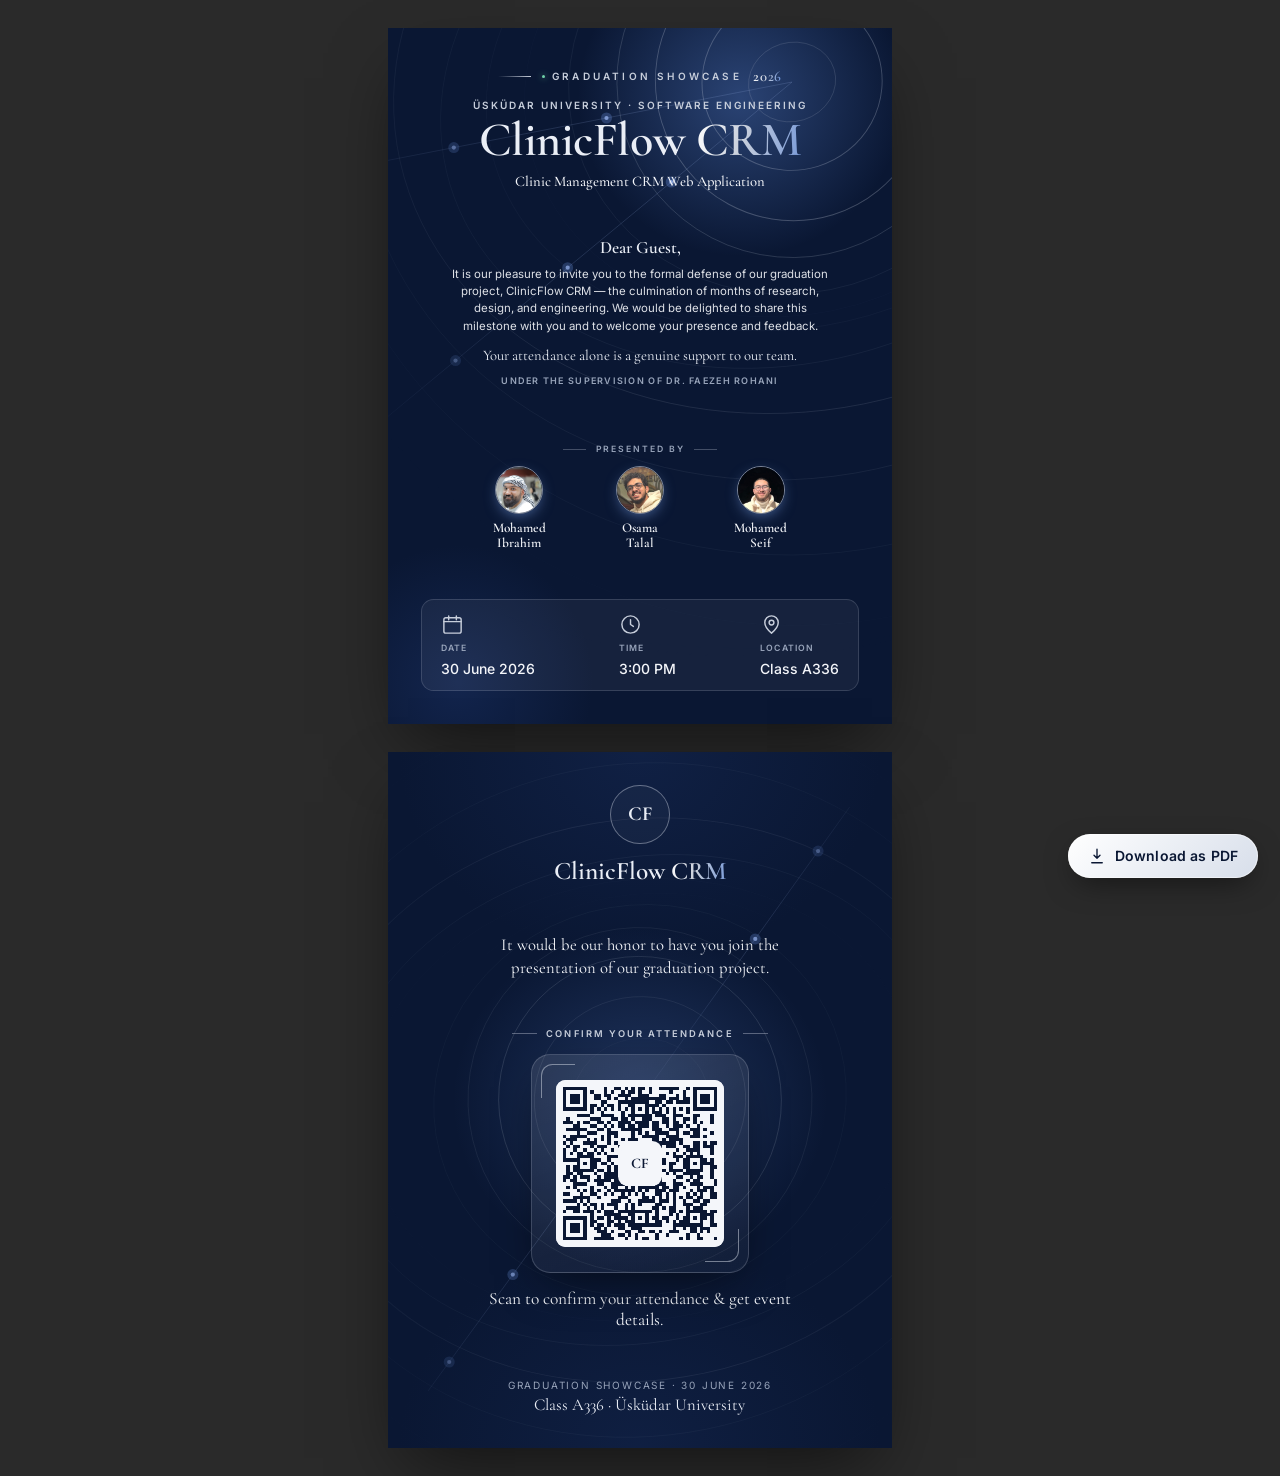
<file: card/card.html>
<!DOCTYPE html>
<html lang="en">
<head>
  <meta charset="UTF-8" />
  <meta name="viewport" content="width=device-width, initial-scale=1" />
  <title>ClinicFlow CRM — Invitation Card</title>
  <link rel="preconnect" href="https://fonts.googleapis.com" />
  <link rel="preconnect" href="https://fonts.gstatic.com" crossorigin />
  <link href="https://fonts.googleapis.com/css2?family=Amiri:wght@400;700&family=Cormorant+Garamond:wght@500;600;700&family=Inter:wght@400;500;600;700&display=swap" rel="stylesheet" />
  <link rel="stylesheet" href="card.css" />
</head>
<body>

  <!-- ============ FRONT ============ -->
  <section class="card-page front" id="front">
    <div class="stream-light"></div>
    <img class="flow" src="assets/flowfield-front.svg" alt="" aria-hidden="true" />

    <div class="inner">
      <div class="head">
        <span class="showcase">
          <span class="tick"></span>
          <span class="txt"><span class="dot"></span>Graduation&nbsp;Showcase</span>
          <span class="yr">2026</span>
        </span>
        <p class="kicker">Üsküdar University · Software Engineering</p>
        <h1 class="wordmark">ClinicFlow <span class="accent">CRM</span></h1>
        <p class="subtitle">Clinic Management CRM Web Application</p>
      </div>

      <div class="invite-msg">
        <p class="addressee" id="addressee">Dear Guest,</p>
        <p class="msg-body" id="msgBody"></p>
        <p class="msg-emph" id="msgEmph"></p>
        <p class="msg-sup" id="msgSup"></p>
      </div>

      <div class="presenters">
        <p class="lbl">Presented by</p>
        <div class="pgrid">
          <div class="person"><span class="ini"><img src="assets/photos/ibrahim-portrait.jpg" alt="" /></span><span class="nm">Mohamed<br>Ibrahim</span></div>
          <div class="person"><span class="ini"><img src="assets/photos/talal-portrait.jpg" alt="" /></span><span class="nm">Osama<br>Talal</span></div>
          <div class="person"><span class="ini"><img src="assets/photos/seif-portrait.jpg" alt="" /></span><span class="nm">Mohamed<br>Seif</span></div>
        </div>
      </div>

      <div class="logi">
        <div class="item">
          <svg class="ico" viewBox="0 0 24 24"><rect x="3" y="5" width="18" height="16" rx="2"/><path d="M3 9h18M8 3v4M16 3v4"/></svg>
          <span class="k">Date</span><span class="v">30 June 2026</span>
        </div>
        <div class="item">
          <svg class="ico" viewBox="0 0 24 24"><circle cx="12" cy="12" r="9"/><path d="M12 7v5l3 2"/></svg>
          <span class="k">Time</span><span class="v">3:00 PM</span>
        </div>
        <div class="item">
          <svg class="ico" viewBox="0 0 24 24"><path d="M12 21s7-5.6 7-11a7 7 0 1 0-14 0c0 5.4 7 11 7 11Z"/><circle cx="12" cy="10" r="2.5"/></svg>
          <span class="k">Location</span><span class="v">Class A336</span>
        </div>
      </div>
    </div>

    <div class="guides"><div class="trim"></div><div class="safe"></div></div>
  </section>

  <!-- ============ BACK ============ -->
  <section class="card-page back" id="back">
    <div class="stream-light"></div>
    <img class="flow" src="assets/flowfield-back.svg" alt="" aria-hidden="true" />

    <div class="inner">
      <div class="b-top">
        <span class="mono">CF</span>
        <p class="b-word">ClinicFlow <span class="accent">CRM</span></p>
      </div>

      <p class="honor" id="honor">It would be our honor to have you join the presentation of our graduation project.</p>

      <div class="qr-assembly">
        <span class="qr-eyebrow" id="qrEyebrow">Confirm your attendance</span>
        <div class="qr-plate">
          <div class="qr-tile">
            <img src="qr/clinicflow-qr.svg" alt="QR code linking to the RSVP website" />
            <span class="qr-mono">CF</span>
          </div>
        </div>
        <div>
          <p class="scan-text" id="scanText">Scan to confirm your attendance &amp; get event details.</p>
        </div>
      </div>

      <div class="b-foot">
        <p class="evt" id="footEvt">Graduation Showcase · 30 June 2026</p>
        <p class="place" id="footPlace">Class A336 · Üsküdar University</p>
      </div>
    </div>

    <div class="guides"><div class="trim"></div><div class="safe"></div></div>
  </section>

  <!-- Screen-only: download the print-ready PDF for this version -->
  <a class="dl-btn" id="dl-btn" href="exports/general-card.pdf" download>
    <svg viewBox="0 0 24 24" aria-hidden="true"><path d="M12 3v12M8 11l4 4 4-4M5 21h14"/></svg>
    Download as PDF
  </a>

  <script>
    /* ---- invitation copy per version (original phrasing) ---- */
    var VERSIONS = {
      kristin: {
        addressee: "Dear Dr. Kristin Surpuhi Benli,",
        body: "It is our sincere honour to invite you to the formal defense of our graduation project, ClinicFlow CRM — the outcome of months of research, design, and engineering. We would be truly grateful to share this milestone with you and to welcome your insight and feedback.",
        emph: "Your presence would be a genuine support and encouragement to our team.",
        sup: "Under the supervision of Dr. Faezeh Rohani"
      },
      salim: {
        addressee: "Dear Dr. Salim Jibrin Danbatta,",
        body: "It is our sincere honour to invite you to the formal defense of our graduation project, ClinicFlow CRM — the result of months of research, design, and engineering. It would be a privilege to share this milestone with you and to benefit from your insight and feedback.",
        emph: "Your presence would be a genuine support and encouragement to our team.",
        sup: "Under the supervision of Dr. Faezeh Rohani"
      },
      faezeh: {
        addressee: "Dear Dr. Faezeh Rohani,",
        body: "With heartfelt gratitude for your guidance, we are honoured to invite you to the formal defense of our graduation project, ClinicFlow CRM — a milestone that reflects the research and dedication you helped shape from the very beginning.",
        emph: "Your presence would mean a great deal to our team — a true support and honour.",
        sup: ""
      },
      general: {
        addressee: "Dear Guest,",
        body: "It is our pleasure to invite you to the formal defense of our graduation project, ClinicFlow CRM — the culmination of months of research, design, and engineering. We would be delighted to share this milestone with you and to welcome your presence and feedback.",
        emph: "Your attendance alone is a genuine support to our team.",
        sup: "Under the supervision of Dr. Faezeh Rohani"
      },
      ali: {
        addressee: "Dear Eng. Ali Edris,",
        body: "It is our pleasure to invite you to the formal defense of our graduation project, ClinicFlow CRM — the outcome of months of research, design, and engineering. We would be glad to share this milestone with you and to welcome your insight and feedback.",
        emph: "Your presence would be a genuine support and encouragement to our team.",
        sup: "Under the supervision of Dr. Faezeh Rohani"
      },
      abdelrahman: {
        addressee: "Dear Eng. Abdelrahman Mohamed,",
        body: "We are delighted to invite you to the formal defense of our graduation project, ClinicFlow CRM — the result of months of research, design, and engineering. It would be a pleasure to share this milestone with you and to hear your thoughts and feedback.",
        emph: "Your presence would be a genuine support and encouragement to our team.",
        sup: "Under the supervision of Dr. Faezeh Rohani"
      },
      abdelrahmankhaled: {
        addressee: "Dear Eng. Abdelrahman Khaled,",
        body: "We would be honoured to have you at the formal defense of our graduation project, ClinicFlow CRM — the outcome of months of research, design, and engineering. It would be a pleasure to share this milestone with you and to welcome your insight and feedback.",
        emph: "Your presence would be a genuine support and encouragement to our team.",
        sup: "Under the supervision of Dr. Faezeh Rohani"
      },
      talalali: {
        addressee: "Dear Eng. Talal Ali,",
        body: "We would be honoured to have you at the formal defense of our graduation project, ClinicFlow CRM — the outcome of months of research, design, and engineering. It would be a pleasure to share this milestone with you and to welcome your insight and feedback.",
        emph: "Your presence would be a genuine support and encouragement to our team.",
        sup: "Under the supervision of Dr. Faezeh Rohani"
      },
      anas: {
        addressee: "Dear Anas Talal,",
        body: "It is our pleasure to invite you to the formal defense of our graduation project, ClinicFlow CRM — the culmination of months of research, design, and engineering. We would be delighted to share this milestone with you and to welcome your presence and feedback.",
        emph: "Your attendance alone is a genuine support to our team.",
        sup: "Under the supervision of Dr. Faezeh Rohani"
      },
      rasha: {
        addressee: "Dear Rasha Said,",
        body: "It is our sincere pleasure to invite you to the formal defense of our graduation project, ClinicFlow CRM — the result of months of research, design, and engineering. We would be glad to share this milestone with you and to welcome your thoughts and feedback.",
        emph: "Your presence would be a genuine support and encouragement to our team.",
        sup: "Under the supervision of Dr. Faezeh Rohani"
      },
      hana: {
        addressee: "Dear Hana Ashraf,",
        body: "It is our pleasure to invite you to the formal defense of our graduation project, ClinicFlow CRM — the culmination of months of research, design, and engineering. We would be delighted to share this milestone with you and to welcome your presence and feedback.",
        emph: "Your presence would be a genuine support and encouragement to our team.",
        sup: "Under the supervision of Dr. Faezeh Rohani"
      },
      mohamedali: {
        addressee: "Dear Eng. Mohamed Ali,",
        body: "We would be honoured to have you at the formal defense of our graduation project, ClinicFlow CRM — the outcome of months of research, design, and engineering. It would be a pleasure to share this milestone with you and to welcome your insight and feedback.",
        emph: "Your attendance alone is a genuine support to our team.",
        sup: "Under the supervision of Dr. Faezeh Rohani"
      },
      mohamedamin: {
        addressee: "To my dear friend and brother, Eng. Mohamed Amin,",
        body: "It would mean so much to have you with me at the formal defense of our graduation project, ClinicFlow CRM — the result of months of research, design, and engineering. Your friendship and support have meant the world to me, and I would be proud to share this milestone with you.",
        emph: "Having a brother like you beside me would make this day complete.",
        sup: "Under the supervision of Dr. Faezeh Rohani"
      },
      ahmet: {
        addressee: "Dear Eng. Ahmet Aslan,",
        body: "We would be honoured to have you at the formal defense of our graduation project, ClinicFlow CRM — the outcome of months of research, design, and engineering. It would be a pleasure to share this milestone with you and to welcome your insight and feedback.",
        emph: "Your presence would be a genuine support and encouragement to our team.",
        sup: "Under the supervision of Dr. Faezeh Rohani"
      },
      yusuf: {
        addressee: "Dear Eng. Yusuf Abdelmalek,",
        body: "It is our pleasure to invite you to the formal defense of our graduation project, ClinicFlow CRM — the culmination of months of research, design, and engineering. We would be delighted to share this milestone with you and to welcome your insight and feedback.",
        emph: "Your presence would be a genuine support and encouragement to our team.",
        sup: "Under the supervision of Dr. Faezeh Rohani"
      },
      hossam: {
        addressee: "To my brother, Eng. Hossam Hassan,",
        body: "It would mean so much to have you with me at the formal defense of our graduation project, ClinicFlow CRM — the result of months of research, design, and engineering. Your support has always pushed me forward, and I would be proud to share this milestone with you.",
        emph: "Having my brother beside me would make this day complete.",
        sup: "Under the supervision of Dr. Faezeh Rohani"
      },
      khaled: {
        addressee: "To my dear brother, Khaled Hassan,",
        body: "It would mean the world to have you by my side at the formal defense of our graduation project, ClinicFlow CRM — the outcome of months of research, design, and engineering. Through everything, your encouragement has kept me going, and I would love to celebrate this milestone with you.",
        emph: "Having my brother beside me would make this day complete.",
        sup: "Under the supervision of Dr. Faezeh Rohani"
      },
      gehad: {
        addressee: "To Gehad Ali,",
        body: "My life partner, my beautiful fiancée, and my future wife — it would mean the world to me to have you by my side at the formal defense of our graduation project, ClinicFlow CRM. Through every late night and every challenge, your love and support carried me here.",
        emph: "Sharing this milestone with you is what makes it truly mine.",
        sup: "Under the supervision of Dr. Faezeh Rohani"
      },
      mother: {
        addressee: "إلى أمي الحبيبة،",
        body: "يا مَن أنسبُ إليكِ الفضلَ في حياتي كلّها — كلُّ تقدّمٍ أو خيرٍ أراه في طريقي هو ثمرةُ دعائكِ، ولولاكِ ما وصلتُ إلى هنا. يشرّفني ويسعدني أن أدعوكِ لحضور العرض التقديمي لمشروع تخرّجي، ClinicFlow CRM.",
        emph: "وجودكِ بجانبي هو أغلى ما في هذا اليوم.",
        sup: "تحت إشراف د. فايزة روحاني",
        ar: true,
        backAr: true,
        honor: "يشرّفني أن تشاركيني حضور العرض التقديمي لمشروع تخرّجي.",
        qrEyebrow: "لتأكيد الحضور",
        scanText: "امسح الرمز لتأكيد حضورك ومعرفة تفاصيل الحفل.",
        footEvt: "حفل عرض مشروع التخرّج · ٣٠ يونيو ٢٠٢٦",
        footPlace: "قاعة A336 · جامعة أسكودار"
      },
      father: {
        addressee: "إلى أبي الحبيب،",
        body: "يا سندي وقدوتي، ومَن تعلّمتُ منه معنى الجدّ والصبر — ما كنتُ لأصلَ إلى هذا اليوم لولا دعمكَ الذي لا ينقطع وتضحياتكَ التي لا تُنسى. يشرّفني ويسعدني أن أدعوكَ لحضور العرض التقديمي لمشروع تخرّجي، ClinicFlow CRM.",
        emph: "فخري الحقيقي أن أراكَ بجانبي في هذا اليوم.",
        sup: "تحت إشراف د. فايزة روحاني",
        ar: true,
        backAr: true,
        honor: "يشرّفني أن تشاركني حضور العرض التقديمي لمشروع تخرّجي.",
        qrEyebrow: "لتأكيد الحضور",
        scanText: "امسح الرمز لتأكيد حضورك ومعرفة تفاصيل الحفل.",
        footEvt: "حفل عرض مشروع التخرّج · ٣٠ يونيو ٢٠٢٦",
        footPlace: "قاعة A336 · جامعة أسكودار"
      },
      sheikh: {
        addressee: "إلى شيخي الحبيب، الشيخ أبو صهيب التابعي الأثري،",
        body: "يا مَن كان لي أبًا في الغربة، وأخًا وصديقًا، وشيخًا أنار لي دربي — تعلّمتُ منكَ ما لا تُعلّمه الكتب، وكان لنصحكَ ودعائكَ أثرٌ لا يُنسى في مسيرتي. يشرّفني ويسعدني أن أدعوكَ لحضور العرض التقديمي لمشروع تخرّجي، ClinicFlow CRM.",
        emph: "ما أنا إلا غرسٌ من غِراسِك، وثمرةٌ من دعائك — فحضورُكَ شرفٌ لا يعدِلُه شرف.",
        sup: "تحت إشراف د. فايزة روحاني",
        ar: true,
        backAr: true,
        honor: "يشرّفني أن تشاركني حضور العرض التقديمي لمشروع تخرّجي.",
        qrEyebrow: "لتأكيد الحضور",
        scanText: "امسح الرمز لتأكيد حضورك ومعرفة تفاصيل الحفل.",
        footEvt: "حفل عرض مشروع التخرّج · ٣٠ يونيو ٢٠٢٦",
        footPlace: "قاعة A336 · جامعة أسكودار"
      }
    };

    var params = new URLSearchParams(location.search);
    var v = (params.get('v') || 'general').toLowerCase();
    if (!VERSIONS[v]) v = 'general';
    var data = VERSIONS[v];
    document.getElementById('addressee').textContent = data.addressee;
    document.getElementById('msgBody').textContent = data.body;
    document.getElementById('msgEmph').textContent = data.emph;
    var sup = document.getElementById('msgSup');
    if (data.sup) { sup.textContent = data.sup; } else { sup.hidden = true; }
    if (data.ar) document.getElementById('front').classList.add('ar');

    /* back (Arabic versions override the English defaults) */
    function setText(id, val) { if (val != null) { var el = document.getElementById(id); if (el) el.textContent = val; } }
    setText('honor', data.honor);
    setText('qrEyebrow', data.qrEyebrow);
    setText('scanText', data.scanText);
    setText('footEvt', data.footEvt);
    setText('footPlace', data.footPlace);
    if (data.backAr) document.getElementById('back').classList.add('ar');

    /* download button → this version's 2-page PDF */
    var dl = document.getElementById('dl-btn');
    if (dl) dl.setAttribute('href', 'exports/' + v + '-card.pdf');

    /* export / guides handling */
    if (params.get('guides') === '1') document.body.classList.add('show-guides');
    var only = params.get('only');
    if (only === 'front' || only === 'back' || params.get('guides') === '1') {
      if (dl) dl.style.display = 'none';
    }
    if (only === 'front' || only === 'back') {
      document.body.style.cssText = 'margin:0;padding:0;display:block;background:#fff;';
      ['front','back'].forEach(function (id) { if (id !== only) { var el = document.getElementById(id); if (el) el.style.display = 'none'; } });
      var keep = document.getElementById(only); if (keep) keep.style.boxShadow = 'none';
    }
  </script>
</body>
</html>
</file>
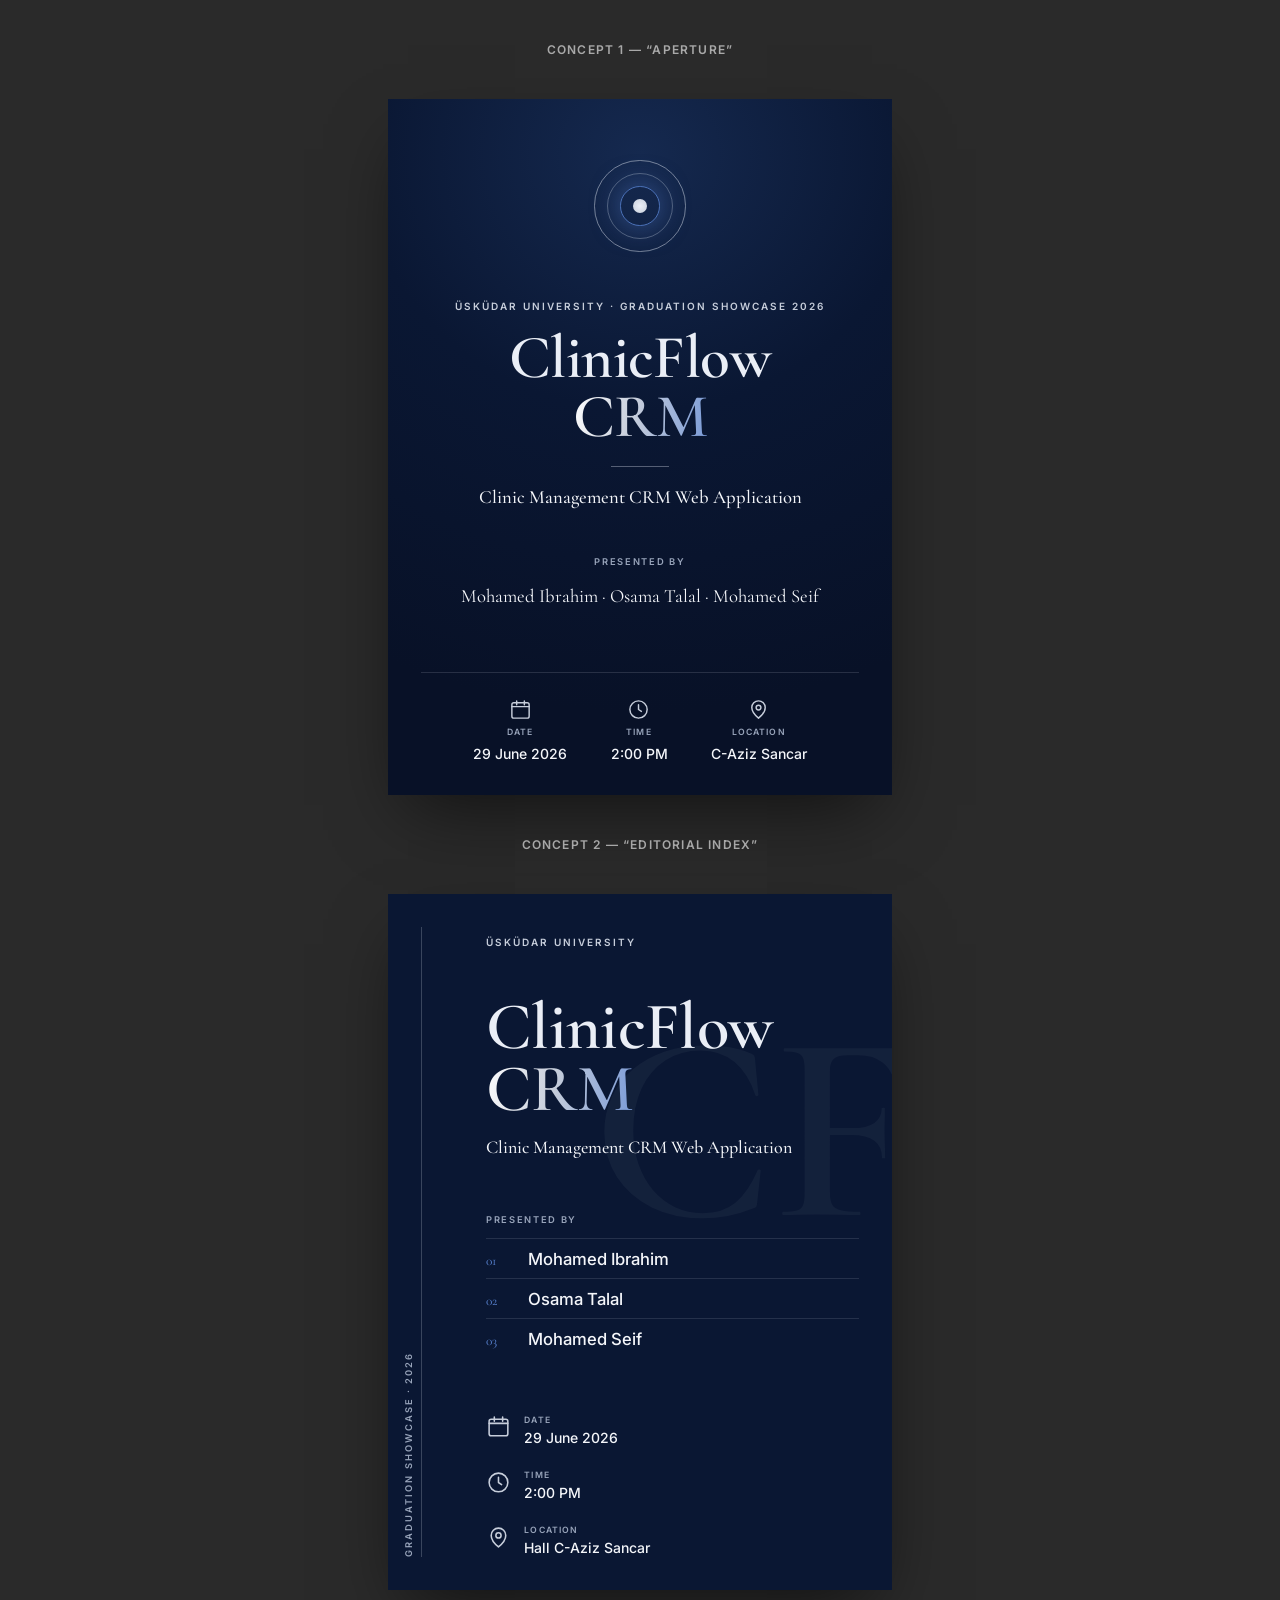
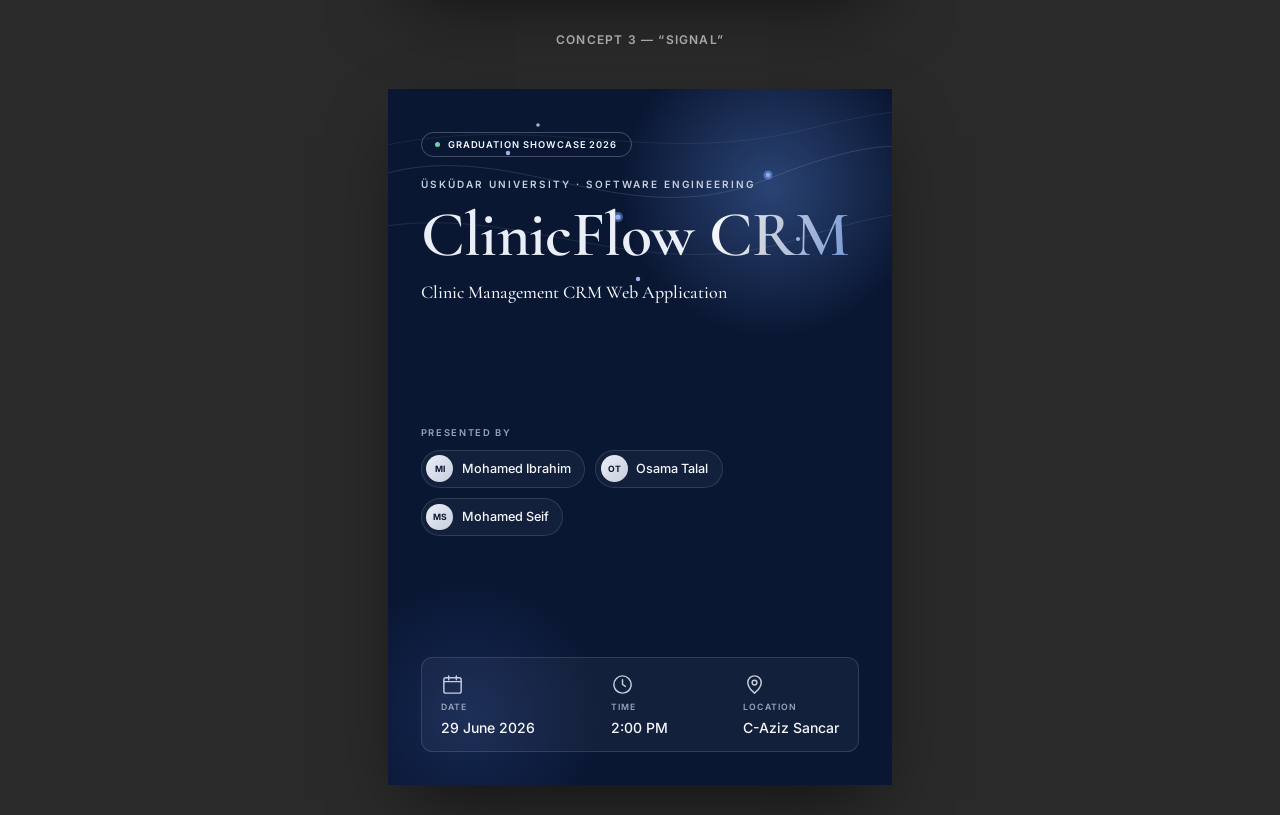
<file: card/concepts/concepts.html>
<!DOCTYPE html>
<html lang="en">
<head>
  <meta charset="UTF-8" />
  <meta name="viewport" content="width=device-width, initial-scale=1" />
  <title>ClinicFlow CRM — Card Concepts (Front)</title>
  <link rel="preconnect" href="https://fonts.googleapis.com" />
  <link rel="preconnect" href="https://fonts.gstatic.com" crossorigin />
  <link href="https://fonts.googleapis.com/css2?family=Cormorant+Garamond:wght@500;600;700&family=Inter:wght@400;500;600;700&display=swap" rel="stylesheet" />
  <link rel="stylesheet" href="concepts.css" />
</head>
<body>

  <!-- ============ CONCEPT 1 — APERTURE ============ -->
  <p class="concept-tag">Concept 1 — “Aperture”</p>
  <section class="card-page c1" id="c1">
    <div class="inner">
      <div class="aperture"><span></span><span></span><span></span><span></span></div>
      <p class="kicker">Üsküdar University · Graduation Showcase 2026</p>
      <h1 class="wordmark">ClinicFlow<br><span class="accent">CRM</span></h1>
      <div class="divider"></div>
      <p class="subtitle">Clinic Management CRM Web Application</p>

      <div class="presenters">
        <p class="lbl">Presented by</p>
        <p class="names">Mohamed Ibrahim · Osama Talal · Mohamed Seif</p>
      </div>

      <div class="bottom-space"></div>

      <div class="logi">
        <div class="item">
          <svg class="ico" viewBox="0 0 24 24"><rect x="3" y="5" width="18" height="16" rx="2"/><path d="M3 9h18M8 3v4M16 3v4"/></svg>
          <span class="k">Date</span><span class="v">29 June 2026</span>
        </div>
        <div class="sep"></div>
        <div class="item">
          <svg class="ico" viewBox="0 0 24 24"><circle cx="12" cy="12" r="9"/><path d="M12 7v5l3 2"/></svg>
          <span class="k">Time</span><span class="v">2:00 PM</span>
        </div>
        <div class="sep"></div>
        <div class="item">
          <svg class="ico" viewBox="0 0 24 24"><path d="M12 21s7-5.6 7-11a7 7 0 1 0-14 0c0 5.4 7 11 7 11Z"/><circle cx="12" cy="10" r="2.5"/></svg>
          <span class="k">Location</span><span class="v">C-Aziz Sancar</span>
        </div>
      </div>
    </div>
  </section>

  <!-- ============ CONCEPT 2 — EDITORIAL INDEX ============ -->
  <p class="concept-tag">Concept 2 — “Editorial Index”</p>
  <section class="card-page c2" id="c2">
    <div class="spine"><span class="vtext">Graduation Showcase · 2026</span></div>
    <span class="ghost-num">CF</span>
    <div class="inner">
      <p class="kicker">Üsküdar University</p>
      <h1 class="wordmark">ClinicFlow<br><span class="accent">CRM</span></h1>
      <p class="subtitle">Clinic Management CRM Web Application</p>

      <div class="grow"></div>

      <div class="presenters">
        <p class="lbl">Presented by</p>
        <div class="prow"><span class="idx">01</span><span class="pname">Mohamed Ibrahim</span></div>
        <div class="prow"><span class="idx">02</span><span class="pname">Osama Talal</span></div>
        <div class="prow"><span class="idx">03</span><span class="pname">Mohamed Seif</span></div>
      </div>

      <div class="logi">
        <div class="item">
          <svg class="ico" viewBox="0 0 24 24"><rect x="3" y="5" width="18" height="16" rx="2"/><path d="M3 9h18M8 3v4M16 3v4"/></svg>
          <span><span class="k">Date</span><br><span class="v">29 June 2026</span></span>
        </div>
        <div class="item">
          <svg class="ico" viewBox="0 0 24 24"><circle cx="12" cy="12" r="9"/><path d="M12 7v5l3 2"/></svg>
          <span><span class="k">Time</span><br><span class="v">2:00 PM</span></span>
        </div>
        <div class="item">
          <svg class="ico" viewBox="0 0 24 24"><path d="M12 21s7-5.6 7-11a7 7 0 1 0-14 0c0 5.4 7 11 7 11Z"/><circle cx="12" cy="10" r="2.5"/></svg>
          <span><span class="k">Location</span><br><span class="v">Hall C-Aziz Sancar</span></span>
        </div>
      </div>
    </div>
  </section>

  <!-- ============ CONCEPT 3 — SIGNAL (DATA-STREAM) ============ -->
  <p class="concept-tag">Concept 3 — “Signal”</p>
  <section class="card-page c3" id="c3">
    <div class="stream-light"></div>
    <svg class="stream" viewBox="0 0 504 696" preserveAspectRatio="xMidYMid slice" aria-hidden="true">
      <g stroke="#C7CEDB" fill="none" stroke-width="0.7" opacity="0.5">
        <path d="M-20 90 C 120 40, 230 150, 380 90 S 560 60, 620 120" opacity="0.45"/>
        <path d="M-20 140 C 130 110, 250 200, 410 150 S 560 130, 620 180" opacity="0.32"/>
        <path d="M-20 60 C 150 20, 260 80, 420 40 S 580 30, 620 70" opacity="0.25"/>
      </g>
      <g fill="#9DB4E6">
        <circle cx="120" cy="64" r="2.2"/><circle cx="230" cy="128" r="2.6"/><circle cx="380" cy="86" r="2.2"/>
        <circle cx="410" cy="150" r="2"/><circle cx="250" cy="190" r="2.2"/><circle cx="150" cy="36" r="1.8"/>
      </g>
      <g fill="#7FA8FF">
        <circle cx="380" cy="86" r="4.5" opacity="0.5"/><circle cx="230" cy="128" r="5" opacity="0.45"/>
      </g>
    </svg>

    <div class="inner">
      <div class="head">
        <span class="badge"><span class="dot"></span>Graduation Showcase 2026</span>
        <p class="kicker" style="margin-top:0.22in;">Üsküdar University · Software Engineering</p>
        <h1 class="wordmark">ClinicFlow <span class="accent">CRM</span></h1>
        <p class="subtitle">Clinic Management CRM Web Application</p>
      </div>

      <div class="presenters">
        <p class="lbl">Presented by</p>
        <div class="chips">
          <span class="chip"><span class="ini">MI</span>Mohamed Ibrahim</span>
          <span class="chip"><span class="ini">OT</span>Osama Talal</span>
          <span class="chip"><span class="ini">MS</span>Mohamed Seif</span>
        </div>
      </div>

      <div class="logi">
        <div class="item">
          <svg class="ico" viewBox="0 0 24 24" style="width:0.24in;height:0.24in;"><rect x="3" y="5" width="18" height="16" rx="2"/><path d="M3 9h18M8 3v4M16 3v4"/></svg>
          <span class="k">Date</span><span class="v">29 June 2026</span>
        </div>
        <div class="item">
          <svg class="ico" viewBox="0 0 24 24" style="width:0.24in;height:0.24in;"><circle cx="12" cy="12" r="9"/><path d="M12 7v5l3 2"/></svg>
          <span class="k">Time</span><span class="v">2:00 PM</span>
        </div>
        <div class="item">
          <svg class="ico" viewBox="0 0 24 24" style="width:0.24in;height:0.24in;"><path d="M12 21s7-5.6 7-11a7 7 0 1 0-14 0c0 5.4 7 11 7 11Z"/><circle cx="12" cy="10" r="2.5"/></svg>
          <span class="k">Location</span><span class="v">C-Aziz Sancar</span>
        </div>
      </div>
    </div>
  </section>

  <script>
    // ?only=c1|c2|c3 isolates one concept and fills the viewport (for export)
    var only = new URLSearchParams(location.search).get('only');
    if (only) {
      document.body.style.cssText = 'margin:0;padding:0;display:block;background:#fff;';
      document.querySelectorAll('.concept-tag').forEach(function(t){ t.style.display='none'; });
      ['c1','c2','c3'].forEach(function(id){ if(id!==only){ var el=document.getElementById(id); if(el) el.style.display='none'; }});
      var keep=document.getElementById(only); if(keep) keep.style.boxShadow='none';
    }
  </script>
</body>
</html>
</file>
<file: assets/css/styles.css>
/* =====================================================================
   ClinicFlow CRM — Invitation / RSVP
   "Observatory" v2 — Midnight Blue + Silver. Premium product-launch feel.
   ===================================================================== */

/* ---------- Design tokens ---------- */
:root {
  --midnight: #0A1733;
  --midnight-2: #081127;
  --indigo:   #15294F;
  --silver:   #C7CEDB;
  --platinum: #EAEEF6;
  --ivory:    #F4F6FA;
  --slate:    #8B97AD;
  --mint:     #6FD0A8;
  --rose:     #E58197;
  --glow:     #4E7BD6;

  --bg:        var(--midnight);
  --text:      var(--ivory);
  --text-muted:var(--slate);
  --accent:    var(--silver);
  --accent-bright: var(--platinum);
  --hairline:  rgba(199, 206, 219, 0.14);
  --hairline-strong: rgba(199, 206, 219, 0.26);
  --field-bg:  rgba(255, 255, 255, 0.045);
  --panel-bg:  rgba(16, 30, 60, 0.62);
  --panel-brd: rgba(199, 206, 219, 0.16);
  --shadow:    0 30px 80px -28px rgba(0, 0, 0, 0.7);

  --serif: "Cormorant Garamond", Georgia, serif;
  --sans: "Inter", system-ui, -apple-system, "Segoe UI", Roboto, sans-serif;

  --ease: cubic-bezier(0.22, 1, 0.36, 1);
  --radius: 20px;
  --radius-sm: 12px;
  --maxw: 600px;
}

@media (prefers-color-scheme: light) {
  :root:not([data-theme="dark"]) {
    --bg: #EEF2F9; --midnight: #EEF2F9; --midnight-2: #E4EAF4;
    --text: #0A1733; --text-muted: #54637E;
    --accent: #4A5A77; --accent-bright: #0A1733;
    --hairline: rgba(10, 23, 51, 0.10); --hairline-strong: rgba(10, 23, 51, 0.20);
    --field-bg: rgba(10, 23, 51, 0.03);
    --panel-bg: rgba(255, 255, 255, 0.7); --panel-brd: rgba(10, 23, 51, 0.12);
    --shadow: 0 30px 80px -34px rgba(10, 23, 51, 0.3);
  }
}

/* ---------- Reset ---------- */
*, *::before, *::after { box-sizing: border-box; }
[hidden] { display: none !important; }
html { -webkit-text-size-adjust: 100%; scroll-behavior: smooth; }
body {
  margin: 0;
  min-height: 100svh;
  font-family: var(--sans);
  color: var(--text);
  background: var(--bg);
  line-height: 1.55;
  -webkit-font-smoothing: antialiased;
  text-rendering: optimizeLegibility;
  display: flex;
  flex-direction: column;
  overflow-x: hidden;
  position: relative;
}

/* ---------- Background layers ---------- */
.bg-canvas, .bg-light, .bg-grid {
  position: fixed; inset: 0; z-index: 0; pointer-events: none;
}
.bg-canvas { width: 100%; height: 100%; }
/* moving soft light orbs */
.bg-light {
  background:
    radial-gradient(46% 40% at 78% 12%, rgba(78, 123, 214, 0.32), transparent 60%),
    radial-gradient(40% 38% at 12% 92%, rgba(40, 70, 140, 0.30), transparent 58%),
    radial-gradient(60% 50% at 50% 50%, rgba(12, 24, 54, 0.0), rgba(6, 12, 28, 0.55));
  animation: lightDrift 22s ease-in-out infinite alternate;
}
@keyframes lightDrift {
  0%   { transform: translate3d(-2%, -1%, 0) scale(1.02); }
  100% { transform: translate3d(2%, 2%, 0) scale(1.08); }
}
/* faint engineering grid for depth */
.bg-grid {
  background-image:
    linear-gradient(rgba(199, 206, 219, 0.035) 1px, transparent 1px),
    linear-gradient(90deg, rgba(199, 206, 219, 0.035) 1px, transparent 1px);
  background-size: 56px 56px;
  mask-image: radial-gradient(70% 60% at 50% 40%, #000 30%, transparent 78%);
  -webkit-mask-image: radial-gradient(70% 60% at 50% 40%, #000 30%, transparent 78%);
}
@media (prefers-color-scheme: light) {
  :root:not([data-theme="dark"]) .bg-light {
    background:
      radial-gradient(46% 40% at 78% 12%, rgba(120, 156, 224, 0.22), transparent 60%),
      radial-gradient(40% 38% at 12% 92%, rgba(150, 176, 230, 0.22), transparent 58%);
  }
}

/* ---------- Shell ---------- */
.site-header, .site-footer, .stage { position: relative; z-index: 1; }

.site-header {
  display: flex; align-items: center; justify-content: space-between;
  gap: 12px;
  padding: clamp(16px, 4vw, 24px) clamp(18px, 5vw, 44px);
}
.brand { display: inline-flex; align-items: center; gap: 11px; text-decoration: none; color: var(--text); }
.brand__name { font-family: var(--serif); font-weight: 600; font-size: 1.06rem; letter-spacing: 0.01em; }
.monogram {
  display: inline-grid; place-items: center;
  width: 36px; height: 36px;
  border: 1px solid var(--hairline-strong); border-radius: 50%;
  font-family: var(--serif); font-weight: 700; font-size: 0.86rem;
  color: var(--accent-bright);
  background: rgba(255,255,255,0.03);
}
.monogram--sm { width: 26px; height: 26px; font-size: 0.7rem; }

.status-pill {
  display: inline-flex; align-items: center; gap: 8px;
  padding: 7px 14px;
  font-size: 0.74rem; font-weight: 600; letter-spacing: 0.06em;
  color: var(--text);
  border: 1px solid var(--hairline-strong); border-radius: 999px;
  background: rgba(255,255,255,0.03);
  backdrop-filter: blur(6px);
}
.status-pill__year { color: var(--text-muted); }
.status-pill__dot {
  width: 7px; height: 7px; border-radius: 50%; background: var(--mint);
  box-shadow: 0 0 0 0 rgba(111, 208, 168, 0.6);
  animation: pulse 2.4s ease-out infinite;
}
@keyframes pulse {
  0% { box-shadow: 0 0 0 0 rgba(111, 208, 168, 0.55); }
  70% { box-shadow: 0 0 0 9px rgba(111, 208, 168, 0); }
  100% { box-shadow: 0 0 0 0 rgba(111, 208, 168, 0); }
}

.stage { flex: 1; display: flex; align-items: center; justify-content: center; padding: clamp(20px, 5vw, 44px) clamp(20px, 6vw, 40px); }

.site-footer {
  display: flex; align-items: center; justify-content: center; gap: 10px;
  padding: 22px 20px calc(22px + env(safe-area-inset-bottom));
  color: var(--text-muted); font-size: 0.8rem;
}

/* ---------- Screens ---------- */
.screen { width: 100%; max-width: var(--maxw); margin: 0 auto; }
.screen[hidden] { display: none; }
.screen--hero { max-width: 760px; }
.screen.is-active { animation: screenIn 0.55s var(--ease) both; }
@keyframes screenIn { from { opacity: 0; transform: translateY(16px);} to { opacity: 1; transform: translateY(0);} }

/* ---------- HERO ---------- */
.hero { text-align: center; padding: clamp(8px, 3vw, 30px) 0; }

.hero__kicker {
  display: inline-flex; align-items: center; justify-content: center; gap: 12px;
  flex-wrap: wrap; max-width: 100%;
  margin: 0 0 22px;
  font-size: clamp(0.62rem, 2.6vw, 0.74rem); font-weight: 600;
  letter-spacing: 0.14em; text-transform: uppercase; line-height: 1.5;
  color: var(--accent);
}
.hero__kicker-line { width: 30px; height: 1px; background: linear-gradient(90deg, transparent, var(--accent)); flex: none; }

.hero__title {
  font-family: var(--serif); font-weight: 600;
  font-size: clamp(3.4rem, 16vw, 6.6rem);
  line-height: 0.92; letter-spacing: -0.015em;
  margin: 0; color: var(--accent-bright);
  display: flex; flex-direction: column; align-items: center;
}
.hero__title-accent {
  background: linear-gradient(100deg, #FFFFFF 0%, var(--silver) 42%, var(--glow) 120%);
  -webkit-background-clip: text; background-clip: text;
  -webkit-text-fill-color: transparent; color: transparent;
  position: relative;
}
.hero__sub {
  margin: 18px 0 0;
  font-size: clamp(1.05rem, 4.4vw, 1.4rem);
  font-weight: 500; letter-spacing: 0.01em; color: var(--text);
}
.hero__lead { margin: 12px auto 0; max-width: 38ch; color: var(--text-muted); font-size: 0.98rem; }

/* presenters */
.presenters { margin: 30px 0 0; }
.presenters__label {
  display: block; font-size: 0.68rem; font-weight: 600; letter-spacing: 0.16em;
  text-transform: uppercase; color: var(--text-muted); margin-bottom: 12px;
}
.presenters__list {
  list-style: none; margin: 0; padding: 0;
  display: flex; flex-wrap: wrap; justify-content: center; gap: 10px;
}
.presenter-chip {
  display: inline-flex; align-items: center; gap: 9px;
  padding: 7px 15px 7px 7px;
  border: 1px solid var(--hairline); border-radius: 999px;
  background: var(--field-bg); font-size: 0.9rem; font-weight: 500;
}
.presenter-chip__ini {
  display: inline-grid; place-items: center;
  width: 28px; height: 28px; border-radius: 50%;
  font-size: 0.66rem; font-weight: 700; letter-spacing: 0.02em;
  color: var(--midnight);
  background: linear-gradient(135deg, var(--platinum), var(--silver));
}
.presenter-chip__photo {
  width: 30px; height: 30px; border-radius: 50%; object-fit: cover; flex: none;
  box-shadow: inset 0 0 0 1px rgba(255,255,255,0.28), 0 2px 8px -3px rgba(0,0,0,0.5);
}

/* meta strip */
.meta-strip {
  list-style: none; margin: 30px 0 0; padding: 16px clamp(12px, 4vw, 26px);
  display: flex; flex-wrap: wrap; justify-content: center; gap: clamp(14px, 4vw, 30px);
  border: 1px solid var(--hairline); border-radius: var(--radius-sm);
  background: var(--field-bg);
  position: relative;
}
.meta-strip li { display: inline-flex; align-items: center; gap: 11px; text-align: left; font-weight: 500; }
.meta-strip__icon { width: 20px; height: 20px; flex: none; fill: none; stroke: var(--accent); stroke-width: 1.6; stroke-linecap: round; stroke-linejoin: round; }
.meta-strip__k { display: block; font-size: 0.62rem; font-weight: 600; letter-spacing: 0.13em; text-transform: uppercase; color: var(--text-muted); line-height: 1.4; }

.hero__cta { margin: 34px 0 0; display: flex; flex-direction: column; align-items: center; gap: 14px; }
.hero__cta-note { font-size: 0.82rem; color: var(--text-muted); letter-spacing: 0.02em; }

/* reveal animation (staggered) */
.reveal { opacity: 0; transform: translateY(18px); animation: revealUp 0.7s var(--ease) forwards; animation-delay: calc(var(--d) * 90ms + 120ms); }
@keyframes revealUp { to { opacity: 1; transform: translateY(0); } }

/* ---------- Panels (form + confirm) ---------- */
.panel {
  background: var(--panel-bg);
  border: 1px solid var(--panel-brd);
  border-radius: var(--radius);
  padding: clamp(24px, 6vw, 40px);
  box-shadow: var(--shadow);
  backdrop-filter: blur(14px) saturate(120%);
  -webkit-backdrop-filter: blur(14px) saturate(120%);
}
.panel--confirm { text-align: center; }

/* ---------- Typography (shared) ---------- */
.eyebrow { margin: 0 0 12px; font-size: 0.72rem; font-weight: 600; letter-spacing: 0.16em; text-transform: uppercase; color: var(--accent); }
.heading { font-family: var(--serif); font-weight: 600; font-size: clamp(1.9rem, 7vw, 2.6rem); line-height: 1.1; margin: 0 0 0.4rem; color: var(--accent-bright); }
.heading--center { text-align: center; }
.sub { margin: 0 0 1.6rem; color: var(--text-muted); }
.sub--center { text-align: center; margin-left: auto; margin-right: auto; max-width: 42ch; }
.sub strong, .thank-you strong { color: var(--text); }

/* ---------- Buttons ---------- */
.btn {
  font-family: var(--sans); font-size: 0.98rem; font-weight: 600; letter-spacing: 0.01em;
  display: inline-flex; align-items: center; justify-content: center; gap: 10px;
  min-height: 52px; padding: 0 26px;
  border-radius: var(--radius-sm); border: 1px solid transparent; cursor: pointer;
  text-decoration: none; color: var(--text); background: transparent;
  transition: transform 0.15s var(--ease), background 0.2s var(--ease), border-color 0.2s var(--ease), box-shadow 0.2s var(--ease), opacity 0.2s var(--ease);
  -webkit-tap-highlight-color: transparent; position: relative;
}
.btn:active { transform: scale(0.985); }
.btn--lg { min-height: 58px; padding: 0 34px; font-size: 1.04rem; }

.btn--primary { background: var(--platinum); color: var(--midnight); box-shadow: 0 12px 34px -12px rgba(234, 238, 246, 0.5); }
.btn--primary:hover { box-shadow: 0 18px 44px -12px rgba(234, 238, 246, 0.62); transform: translateY(-1px); }

.btn--ghost { border-color: var(--hairline-strong); }
.btn--ghost:hover { border-color: var(--accent); }

.btn--danger-ghost { border-color: rgba(229, 129, 151, 0.45); color: var(--rose); }
.btn--danger-ghost:hover { border-color: var(--rose); background: rgba(229, 129, 151, 0.08); }

.btn--cal { border-color: var(--hairline-strong); background: var(--field-bg); width: 100%; }
.btn--cal:hover { border-color: var(--accent); }

.btn__arrow { width: 20px; height: 20px; fill: none; stroke: currentColor; stroke-width: 1.8; stroke-linecap: round; stroke-linejoin: round; transition: transform 0.2s var(--ease); }
.btn--primary:hover .btn__arrow { transform: translateX(3px); }
.btn__icon { width: 19px; height: 19px; fill: none; stroke: var(--accent); stroke-width: 1.6; stroke-linecap: round; stroke-linejoin: round; }

.btn:focus-visible, .field__input:focus-visible, a:focus-visible { outline: 2px solid var(--accent); outline-offset: 3px; }

/* spinner */
.spinner { width: 18px; height: 18px; border: 2px solid rgba(234,238,246,.35); border-top-color: var(--midnight); border-radius: 50%; display: none; animation: spin 0.7s linear infinite; }
.spinner--dark { border-color: rgba(229,129,151,.3); border-top-color: var(--rose); }
.btn.is-loading .spinner { display: inline-block; }
.btn.is-loading .btn__label { opacity: 0.55; }
@keyframes spin { to { transform: rotate(360deg); } }

/* ---------- Form ---------- */
.field { margin-bottom: 1.5rem; }
.field__label { display: block; font-size: 0.82rem; font-weight: 600; margin-bottom: 8px; }
.field__input {
  width: 100%; min-height: 54px; padding: 0 16px;
  font-family: var(--sans); font-size: 1.05rem; color: var(--text);
  background: var(--field-bg); border: 1px solid var(--hairline-strong); border-radius: var(--radius-sm);
  transition: border-color 0.2s var(--ease), background 0.2s var(--ease);
}
.field__input::placeholder { color: var(--text-muted); opacity: 0.7; }
.field__input:focus { border-color: var(--accent); background: rgba(255,255,255,0.07); outline: none; }
.field__input.is-invalid { border-color: var(--rose); }
.field__help { margin: 8px 0 0; font-size: 0.8rem; color: var(--text-muted); }
.field__error { margin: 8px 0 0; font-size: 0.82rem; color: var(--rose); font-weight: 500; }
.hp { position: absolute; left: -9999px; width: 1px; height: 1px; overflow: hidden; }
.form-actions { display: flex; gap: 12px; }
.form-actions .btn--ghost { flex: none; }
.form-actions .btn--primary { flex: 1; }

/* ---------- Confirmation ---------- */
.success { position: relative; width: 76px; height: 76px; margin: 0 auto 1.2rem; }
.success__ring, .success__check { position: absolute; inset: 0; width: 76px; height: 76px; }
.success__ring circle { fill: none; stroke: var(--mint); stroke-width: 2.5; stroke-dasharray: 226; stroke-dashoffset: 226; transform: rotate(-90deg); transform-origin: center; animation: ringDraw 0.7s var(--ease) forwards; }
.success__check { width: 50px; height: 50px; inset: 13px; }
.success__check path { fill: none; stroke: var(--mint); stroke-width: 4; stroke-linecap: round; stroke-linejoin: round; stroke-dasharray: 40; stroke-dashoffset: 40; animation: checkDraw 0.45s var(--ease) 0.45s forwards; }
@keyframes ringDraw { to { stroke-dashoffset: 0; } }
@keyframes checkDraw { to { stroke-dashoffset: 0; } }
/* cancelled: tint the mark rose */
.panel--confirm[data-status="cancelled"] .success__ring circle,
.panel--confirm[data-status="cancelled"] .success__check path { stroke: var(--rose); }

.status-badge {
  display: inline-flex; align-items: center; gap: 8px;
  padding: 6px 14px; margin: 0 auto 1rem;
  font-size: 0.76rem; font-weight: 600; letter-spacing: 0.04em;
  border-radius: 999px; border: 1px solid;
  transition: all 0.3s var(--ease);
}
.status-badge[data-status="attending"] { color: var(--mint); border-color: rgba(111,208,168,.4); background: rgba(111,208,168,.08); }
.status-badge[data-status="cancelled"] { color: var(--rose); border-color: rgba(229,129,151,.4); background: rgba(229,129,151,.08); }
.status-badge__dot { width: 7px; height: 7px; border-radius: 50%; background: currentColor; }

.card { margin: 0 0 1.5rem; padding: clamp(20px, 6vw, 28px); border: 1px solid var(--hairline); border-radius: var(--radius); background: rgba(255,255,255,0.03); text-align: center; }
.card__project { font-family: var(--serif); font-weight: 600; font-size: 1.6rem; margin: 0 0 0.2rem; color: var(--accent-bright); }
.card__desc { margin: 0 0 0.5rem; color: var(--text); }
.card__presenter { margin: 0 0 1.2rem; font-size: 0.85rem; color: var(--text-muted); }
.details { margin: 0; border-top: 1px solid var(--hairline); padding-top: 1.1rem; display: grid; gap: 0.7rem; }
.details__row { display: flex; justify-content: space-between; gap: 16px; font-size: 0.95rem; }
.details__row dt { color: var(--text-muted); font-size: 0.7rem; font-weight: 600; letter-spacing: 0.1em; text-transform: uppercase; align-self: center; }
.details__row dd { margin: 0; font-weight: 500; }

/* countdown */
.countdown { display: flex; align-items: flex-start; justify-content: center; gap: clamp(4px, 2vw, 12px); margin: 0 0 0.4rem; }
.countdown__unit { display: flex; flex-direction: column; align-items: center; min-width: clamp(56px, 18vw, 76px); padding: 14px 6px; border: 1px solid var(--hairline); border-radius: var(--radius-sm); background: var(--field-bg); }
.countdown__num { font-family: var(--serif); font-weight: 600; font-size: clamp(1.8rem, 8vw, 2.3rem); line-height: 1; font-variant-numeric: tabular-nums; color: var(--accent-bright); }
.countdown__lbl { margin-top: 6px; font-size: 0.58rem; font-weight: 600; letter-spacing: 0.12em; text-transform: uppercase; color: var(--text-muted); }
.countdown__sep { font-family: var(--serif); font-size: clamp(1.6rem, 7vw, 2.1rem); color: var(--text-muted); padding-top: 12px; }
.countdown__live { text-align: center; margin: 0.4rem 0 1.4rem; min-height: 1px; font-size: 0.86rem; color: var(--text-muted); }
.countdown.is-live .countdown__num { color: var(--mint); }

.cal-actions { display: grid; gap: 12px; margin: 1.4rem 0; transition: opacity 0.3s var(--ease), max-height 0.4s var(--ease); }
@media (min-width: 480px) { .cal-actions { grid-template-columns: 1fr 1fr; } }
.cal-actions.is-dimmed { opacity: 0.4; pointer-events: none; }

/* RSVP control */
.rsvp-control { display: grid; gap: 12px; margin: 0.4rem 0 1.4rem; padding-top: 1.4rem; border-top: 1px solid var(--hairline); }
.rsvp-control__hint { margin: 2px 0 0; font-size: 0.82rem; color: var(--text-muted); text-align: center; transition: color 0.3s var(--ease); }

.thank-you { text-align: center; font-family: var(--serif); font-size: 1.2rem; color: var(--text); margin: 0; transition: opacity 0.3s var(--ease); }

/* state swap helper */
.swap { transition: opacity 0.28s var(--ease), transform 0.28s var(--ease); }
.swap.is-out { opacity: 0; transform: translateY(6px); }

/* ---------- Toast ---------- */
.toast {
  position: fixed; left: 50%; bottom: calc(20px + env(safe-area-inset-bottom));
  transform: translateX(-50%) translateY(20px);
  background: var(--indigo); color: var(--text);
  border: 1px solid var(--hairline-strong); border-radius: 999px;
  padding: 11px 20px; font-size: 0.85rem; box-shadow: var(--shadow);
  opacity: 0; pointer-events: none; z-index: 20;
  transition: opacity 0.3s var(--ease), transform 0.3s var(--ease);
}
.toast.is-visible { opacity: 1; transform: translateX(-50%) translateY(0); }

/* ---------- Reduced motion ---------- */
@media (prefers-reduced-motion: reduce) {
  *, *::before, *::after { animation-duration: 0.001ms !important; animation-iteration-count: 1 !important; transition-duration: 0.001ms !important; scroll-behavior: auto !important; }
  .reveal { opacity: 1 !important; transform: none !important; }
  .success__ring circle, .success__check path { stroke-dashoffset: 0 !important; }
  .bg-light { animation: none !important; }
}
</file>
<file: card/card.css>
/* =====================================================================
   ClinicFlow CRM — Physical Invitation Card (FINAL)
   Concept "Signal" — data-flow / tech-launch. Front + integrated-QR back.
   US 5×7in portrait · Trim 127×178mm · Bleed 3mm · Artboard 5.25×7.25in
   ===================================================================== */

@page { size: 5.25in 7.25in; margin: 0; }

:root {
  --midnight: #0A1733;
  --midnight-2: #081127;
  --silver:   #C7CEDB;
  --platinum: #EAEEF6;
  --ivory:    #F4F6FA;
  --slate:    #98A4BA;
  --glow:     #5B86D6;
  --serif: "Cormorant Garamond", Georgia, serif;
  --sans: "Inter", system-ui, sans-serif;
  --bleed: 0.125in;
  --safe: 0.34in;
}

* { box-sizing: border-box; -webkit-print-color-adjust: exact; print-color-adjust: exact; }
html, body { margin: 0; padding: 0; }
body { font-family: var(--sans); background: #2a2a2a; }

@media screen {
  body { display: flex; flex-direction: column; align-items: center; gap: 28px; padding: 28px; }
  .card-page { box-shadow: 0 30px 70px -20px rgba(0,0,0,.6); }
}

.card-page {
  position: relative; width: 5.25in; height: 7.25in; overflow: hidden;
  background: var(--midnight); color: var(--ivory);
  page-break-after: always;
}
.card-page:last-child { page-break-after: auto; }
.inner { position: absolute; inset: var(--safe); z-index: 3; display: flex; flex-direction: column; }

/* background layers */
.stream-light { position: absolute; inset: 0; z-index: 0; }
.front .stream-light {
  background: radial-gradient(54% 38% at 70% 10%, rgba(91,134,214,.40), transparent 60%),
              radial-gradient(46% 34% at 14% 94%, rgba(40,70,140,.30), transparent 58%);
}
.back .stream-light {
  background: radial-gradient(60% 40% at 50% 50%, rgba(91,134,214,.26), transparent 62%),
              radial-gradient(80% 50% at 50% 0%, rgba(30,54,108,.30), transparent 60%),
              radial-gradient(80% 50% at 50% 100%, rgba(30,54,108,.26), transparent 60%);
}
.flow { position: absolute; inset: 0; z-index: 1; width: 100%; height: 100%; object-fit: cover; }

/* shared type */
.kicker { font-size: 7.5pt; font-weight: 600; letter-spacing: 0.2em; text-transform: uppercase; color: var(--silver); margin: 0; }
.wordmark { font-family: var(--serif); font-weight: 600; color: var(--platinum); margin: 0; letter-spacing: -0.01em; }
.wordmark .accent {
  background: linear-gradient(100deg, #FFFFFF 0%, var(--silver) 45%, var(--glow) 120%);
  -webkit-background-clip: text; background-clip: text; -webkit-text-fill-color: transparent; color: transparent;
}
.subtitle { font-family: var(--serif); font-weight: 500; color: var(--ivory); margin: 0; }
.ico { fill: none; stroke: var(--silver); stroke-width: 1.5; stroke-linecap: round; stroke-linejoin: round; }

/* =====================================================================
   PREMIUM SHOWCASE BADGE  (refined "Graduation Showcase 2026")
   ===================================================================== */
.showcase {
  display: inline-flex; align-items: center; gap: 0.12in; align-self: flex-start;
}
.showcase .tick { display: inline-block; width: 0.34in; height: 1px; background: linear-gradient(90deg, transparent, var(--silver)); }
.showcase .txt {
  display: inline-flex; align-items: baseline; gap: 0.07in;
  font-size: 7.5pt; font-weight: 600; letter-spacing: 0.32em; text-transform: uppercase; color: var(--silver);
}
.showcase .yr {
  font-family: var(--serif); font-weight: 600; font-size: 11pt; letter-spacing: 0.04em;
  background: linear-gradient(100deg, #FFFFFF, var(--silver) 50%, var(--glow));
  -webkit-background-clip: text; background-clip: text; -webkit-text-fill-color: transparent;
}
.showcase .dot { width: 3px; height: 3px; border-radius: 50%; background: #6FD0A8; align-self: center; box-shadow: 0 0 6px rgba(111,208,168,.9); }

/* =====================================================================
   FRONT
   ===================================================================== */
.front .inner { justify-content: space-between; text-align: center; }
.front .head { margin-top: 0; }
.front .showcase { align-self: center; }
.front .kicker { margin: 0.14in 0 0.08in; }
.front .wordmark { font-size: 36pt; line-height: 0.95; }
.front .subtitle { font-size: 11pt; margin-top: 0.08in; }

/* invitation message */
.front .invite-msg { max-width: 4.0in; margin: 0 auto; }
.front .addressee { font-family: var(--serif); font-weight: 600; font-size: 13pt; color: var(--platinum); margin: 0 0 0.08in; }
.front .msg-body { font-size: 8.6pt; line-height: 1.5; color: var(--ivory); opacity: .9; margin: 0; }
.front .msg-emph { font-family: var(--serif); font-size: 11pt; color: var(--platinum); margin: 0.12in auto 0; max-width: 3.4in; line-height: 1.3; }
.front .msg-sup { font-size: 6.8pt; font-weight: 600; letter-spacing: 0.14em; text-transform: uppercase; color: var(--slate); margin: 0.1in 0 0; }

/* Arabic version (mother) — RTL + Amiri */
.front.ar .invite-msg { direction: rtl; max-width: 4.2in; }
.front.ar .addressee { font-family: "Amiri", serif; font-size: 16pt; margin-bottom: 0.12in; }
.front.ar .msg-body { font-family: "Amiri", serif; font-size: 11.5pt; line-height: 1.95; opacity: .94; }
.front.ar .msg-emph { font-family: "Amiri", serif; font-size: 13pt; line-height: 1.7; max-width: 3.6in; }
.front.ar .msg-sup { font-family: "Amiri", serif; font-size: 9pt; font-weight: 700; letter-spacing: 0; text-transform: none; }

/* presenters — centered */
.front .presenters { text-align: center; }
.front .presenters .lbl {
  display: inline-flex; align-items: center; gap: 0.1in; justify-content: center;
  font-size: 6.5pt; font-weight: 600; letter-spacing: 0.22em; text-transform: uppercase; color: var(--slate);
  margin: 0 0 0.12in;
}
.front .presenters .lbl::before,
.front .presenters .lbl::after { content: ""; width: 0.24in; height: 1px; background: rgba(199,206,219,.3); }
.front .pgrid { display: flex; justify-content: center; gap: 0.26in; }
.front .person { display: flex; flex-direction: column; align-items: center; gap: 0.07in; width: 1.0in; }
.front .person .ini {
  width: 0.5in; height: 0.5in; border-radius: 50%; overflow: hidden; padding: 0;
  border: 1.25px solid rgba(199,206,219,.6);
  box-shadow: 0 0.05in 0.16in -0.05in rgba(120,160,230,.7), inset 0 0 0 2px rgba(10,23,51,.35);
}
.front .person .ini img { width: 100%; height: 100%; object-fit: cover; display: block; }
.front .person .nm { font-family: var(--serif); font-size: 10pt; font-weight: 600; color: var(--ivory); line-height: 1.15; }

/* logistics strip */
.front .logi {
  display: flex; justify-content: space-between; text-align: left;
  padding: 0.14in 0.2in; border: 1px solid rgba(199,206,219,.18); border-radius: 0.13in;
  background: rgba(255,255,255,.05);
}
.front .logi .item { display: flex; flex-direction: column; gap: 0.07in; }
.front .logi .ico { width: 0.24in; height: 0.24in; }
.front .logi .k { font-size: 6.5pt; font-weight: 600; letter-spacing: 0.13em; text-transform: uppercase; color: var(--slate); }
.front .logi .v { font-size: 10.5pt; font-weight: 500; color: var(--ivory); }

/* =====================================================================
   BACK — integrated QR composition
   ===================================================================== */
.back .inner { align-items: center; justify-content: space-between; text-align: center; }
.back .b-top { display: flex; flex-direction: column; align-items: center; gap: 0.12in; }
.back .mono {
  display: grid; place-items: center; width: 0.62in; height: 0.62in;
  border: 1px solid rgba(199,206,219,.45); border-radius: 50%;
  font-family: var(--serif); font-weight: 700; font-size: 15pt; color: var(--platinum);
  background: rgba(255,255,255,.03);
}
.back .b-word { font-family: var(--serif); font-weight: 600; font-size: 19pt; color: var(--platinum); margin: 0; }
.back .b-word .accent {
  background: linear-gradient(100deg, #FFFFFF 0%, var(--silver) 45%, var(--glow) 120%);
  -webkit-background-clip: text; background-clip: text; -webkit-text-fill-color: transparent;
}

/* QR assembly: framed plate that reads as part of the design */
.back .honor { font-family: var(--serif); font-size: 12.5pt; line-height: 1.35; color: var(--ivory); margin: 0; max-width: 3.5in; }

/* Arabic back (mother / father) — RTL + Amiri */
.back.ar .honor { font-family: "Amiri", serif; direction: rtl; font-size: 13.5pt; line-height: 1.7; max-width: 3.7in; }
.back.ar .qr-eyebrow { font-family: "Amiri", serif; direction: rtl; letter-spacing: 0; text-transform: none; font-size: 9.5pt; }
.back.ar .scan-text { font-family: "Amiri", serif; direction: rtl; font-size: 13pt; line-height: 1.6; }
.back.ar .b-foot .evt { font-family: "Amiri", serif; direction: rtl; letter-spacing: 0; text-transform: none; font-size: 9.5pt; }
.back.ar .b-foot .place { font-family: "Amiri", serif; direction: rtl; font-size: 13pt; }
.back .qr-assembly { display: flex; flex-direction: column; align-items: center; gap: 0.16in; width: 100%; }
.back .qr-eyebrow {
  display: inline-flex; align-items: center; gap: 0.1in;
  font-size: 7pt; font-weight: 600; letter-spacing: 0.22em; text-transform: uppercase; color: var(--silver);
}
.back .qr-eyebrow::before, .back .qr-eyebrow::after { content: ""; width: 0.26in; height: 1px; background: rgba(199,206,219,.4); }
.back .qr-plate {
  position: relative; padding: 0.26in;
  border-radius: 0.2in;
  background: linear-gradient(160deg, rgba(255,255,255,.10), rgba(255,255,255,.03));
  border: 1px solid rgba(199,206,219,.22);
  box-shadow: 0 0.18in 0.5in -0.16in rgba(0,0,0,.6);
}
/* corner brackets — make the QR feel framed / intentional */
.back .qr-plate::before, .back .qr-plate::after {
  content: ""; position: absolute; width: 0.34in; height: 0.34in; pointer-events: none;
  border: 1.5px solid rgba(199,206,219,.55);
}
.back .qr-plate::before { top: 0.1in; left: 0.1in; border-right: 0; border-bottom: 0; border-radius: 0.12in 0 0 0; }
.back .qr-plate::after { bottom: 0.1in; right: 0.1in; border-left: 0; border-top: 0; border-radius: 0 0 0.12in 0; }
.back .qr-tile {
  width: 1.74in; height: 1.74in; border-radius: 0.1in; background: var(--ivory);
  display: grid; place-items: center; overflow: hidden; position: relative;
}
.back .qr-tile img { width: 100%; height: 100%; display: block; }
/* centred monogram chip embedded in the QR (safe at error-correction H) */
.back .qr-tile .qr-mono {
  position: absolute; width: 0.4in; height: 0.4in; border-radius: 0.07in;
  display: grid; place-items: center; background: var(--ivory);
  font-family: var(--serif); font-weight: 700; font-size: 11pt; color: var(--midnight);
  box-shadow: 0 0 0 3px var(--ivory);
}
.back .scan-text { font-family: var(--serif); font-size: 13pt; color: var(--ivory); margin: 0; max-width: 3.3in; }
.back .scan-url { font-size: 7.5pt; letter-spacing: 0.03em; color: var(--slate); margin: 0.06in 0 0; }

.back .b-foot { display: flex; flex-direction: column; align-items: center; gap: 0.05in; }
.back .b-foot .evt { font-size: 7.5pt; letter-spacing: 0.18em; text-transform: uppercase; color: var(--slate); margin: 0; }
.back .b-foot .place { font-family: var(--serif); font-size: 12.5pt; color: var(--platinum); margin: 0; }

/* ---- Download-as-PDF button (screen only) ---- */
.dl-btn {
  position: fixed; right: 22px; bottom: 22px; z-index: 50;
  display: inline-flex; align-items: center; gap: 9px;
  padding: 13px 20px; border-radius: 999px;
  font: 600 14px/1 var(--sans); letter-spacing: 0.01em;
  color: #0A1733; text-decoration: none;
  background: linear-gradient(135deg, #FFFFFF, #D7DEEA);
  box-shadow: 0 10px 30px -8px rgba(0,0,0,.55), inset 0 0 0 1px rgba(255,255,255,.5);
  transition: transform .15s ease, box-shadow .2s ease;
}
.dl-btn:hover { transform: translateY(-2px); box-shadow: 0 16px 38px -8px rgba(0,0,0,.6); }
.dl-btn:active { transform: translateY(0); }
.dl-btn svg { width: 18px; height: 18px; fill: none; stroke: #0A1733; stroke-width: 1.8; stroke-linecap: round; stroke-linejoin: round; }
@media print { .dl-btn { display: none !important; } }

/* ---- guides overlay (preview only) ---- */
.guides { position: absolute; inset: 0; z-index: 9; pointer-events: none; display: none; }
body.show-guides .guides { display: block; }
.guides .trim, .guides .safe { position: absolute; }
.guides .trim { inset: var(--bleed); outline: 1px dashed rgba(118,199,168,.9); }
.guides .safe { inset: var(--safe); outline: 1px dashed rgba(226,118,139,.7); }
</file>
<file: card/concepts/concepts.css>
/* =====================================================================
   ClinicFlow CRM — Card design CONCEPTS (front side, no QR)
   US 5×7in portrait · Trim 127×178mm · Bleed 3mm · Artboard 5.25×7.25in
   Three distinct directions. Midnight Blue + Silver.
   ===================================================================== */

@page { size: 5.25in 7.25in; margin: 0; }

:root {
  --midnight: #0A1733;
  --midnight-2: #081127;
  --silver:   #C7CEDB;
  --platinum: #EAEEF6;
  --ivory:    #F4F6FA;
  --slate:    #98A4BA;
  --glow:     #5B86D6;
  --serif: "Cormorant Garamond", Georgia, serif;
  --sans: "Inter", system-ui, sans-serif;
  --safe: 0.34in;
}

* { box-sizing: border-box; -webkit-print-color-adjust: exact; print-color-adjust: exact; }
html, body { margin: 0; padding: 0; }
body { font-family: var(--sans); background: #2a2a2a; }

@media screen {
  body { display: flex; flex-direction: column; align-items: center; gap: 30px; padding: 30px; }
  .card-page { box-shadow: 0 30px 70px -20px rgba(0,0,0,.6); }
  .concept-tag { color:#fff; font:600 12px var(--sans); opacity:.6; letter-spacing:.1em; text-transform:uppercase; }
}

.card-page {
  position: relative; width: 5.25in; height: 7.25in; overflow: hidden;
  background: var(--midnight); color: var(--ivory);
  page-break-after: always;
}
.card-page:last-child { page-break-after: auto; }
.inner { position: absolute; inset: var(--safe); z-index: 3; display: flex; flex-direction: column; }

/* shared bits */
.kicker { font-size: 7.5pt; font-weight: 600; letter-spacing: 0.2em; text-transform: uppercase; color: var(--silver); margin: 0; }
.subtitle { font-family: var(--serif); font-weight: 500; color: var(--ivory); margin: 0; }
.wordmark { font-family: var(--serif); font-weight: 600; color: var(--platinum); margin: 0; letter-spacing: -0.01em; }
.wordmark .accent {
  background: linear-gradient(100deg, #FFFFFF 0%, var(--silver) 45%, var(--glow) 120%);
  -webkit-background-clip: text; background-clip: text; -webkit-text-fill-color: transparent; color: transparent;
}
.rule { height: 1px; background: rgba(199,206,219,.22); border: 0; }

/* minimalist line icons */
.ico { fill: none; stroke: var(--silver); stroke-width: 1.5; stroke-linecap: round; stroke-linejoin: round; }

/* logistics row (icon + label + value) */
.logi { display: flex; }
.logi .item { display: flex; align-items: center; gap: 0.12in; }
.logi .ico { width: 0.26in; height: 0.26in; flex: none; }
.logi .k { font-size: 6.5pt; font-weight: 600; letter-spacing: 0.13em; text-transform: uppercase; color: var(--slate); line-height: 1.3; }
.logi .v { font-size: 10.5pt; font-weight: 500; color: var(--ivory); }
.logi .sep { width: 1px; background: rgba(199,206,219,.2); margin: 0 0.22in; }

/* =====================================================================
   CONCEPT 1 — "Aperture" (centered keynote, deep negative space)
   ===================================================================== */
.c1 { background: radial-gradient(120% 80% at 50% 8%, #15294F 0%, var(--midnight) 46%, var(--midnight-2) 100%); }
.c1 .inner { align-items: center; text-align: center; }
.c1 .aperture { margin-top: 0.3in; width: 0.95in; height: 0.95in; position: relative; }
.c1 .aperture span { position: absolute; inset: 0; border-radius: 50%; border: 1px solid rgba(199,206,219,.55); }
.c1 .aperture span:nth-child(2) { inset: 0.13in; border-color: rgba(199,206,219,.35); }
.c1 .aperture span:nth-child(3) { inset: 0.27in; border-color: rgba(91,134,214,.8); box-shadow: 0 0 0.3in rgba(91,134,214,.5); }
.c1 .aperture span:nth-child(4) { inset: 0.4in; background: radial-gradient(circle, var(--platinum), var(--silver)); border: 0; }
.c1 .top-space { flex: 1; }
.c1 .kicker { margin-top: 0.5in; }
.c1 .wordmark { font-size: 46pt; line-height: 0.96; margin-top: 0.18in; }
.c1 .divider { width: 0.6in; height: 1px; background: rgba(199,206,219,.4); margin: 0.2in auto; }
.c1 .subtitle { font-size: 14pt; }
.c1 .presenters { margin-top: 0.4in; }
.c1 .presenters .lbl { font-size: 7pt; font-weight: 600; letter-spacing: 0.18em; text-transform: uppercase; color: var(--slate); margin-bottom: 0.08in; }
.c1 .presenters .names { font-family: var(--serif); font-size: 14pt; color: var(--ivory); }
.c1 .bottom-space { flex: 1.4; }
.c1 .logi { justify-content: center; align-items: flex-start; padding-top: 0.26in; border-top: 1px solid rgba(199,206,219,.16); width: 100%; }
.c1 .logi .item { flex-direction: column; gap: 0.07in; text-align: center; }
.c1 .logi .ico { width: 0.24in; height: 0.24in; }

/* =====================================================================
   CONCEPT 2 — "Editorial Index" (asymmetric, magazine)
   ===================================================================== */
.c2 .inner { padding-left: calc(var(--safe) + 0.34in); }
.c2 .spine { position: absolute; left: var(--safe); top: var(--safe); bottom: var(--safe); width: 1px; background: rgba(199,206,219,.25); z-index: 4; }
.c2 .spine .vtext {
  position: absolute; bottom: 0; left: -0.07in; transform-origin: left bottom; transform: rotate(-90deg);
  font-size: 7pt; font-weight: 600; letter-spacing: 0.22em; text-transform: uppercase; color: var(--slate); white-space: nowrap;
}
.c2 .ghost-num { position: absolute; right: -0.2in; top: 1.5in; font-family: var(--serif); font-weight: 600; font-size: 200pt; line-height: 0.7; color: rgba(199,206,219,.05); z-index: 1; }
.c2 .kicker { margin-top: 0.1in; }
.c2 .wordmark { font-size: 50pt; line-height: 0.92; margin-top: 0.5in; text-align: left; }
.c2 .subtitle { font-size: 13.5pt; margin-top: 0.18in; max-width: 3.4in; }
.c2 .grow { flex: 1; }
.c2 .presenters { margin: 0.3in 0; }
.c2 .presenters .lbl { font-size: 7pt; font-weight: 600; letter-spacing: 0.18em; text-transform: uppercase; color: var(--slate); margin-bottom: 0.14in; }
.c2 .prow { display: flex; align-items: baseline; gap: 0.14in; padding: 0.1in 0; border-top: 1px solid rgba(199,206,219,.14); }
.c2 .prow .idx { font-family: var(--serif); font-size: 10pt; color: var(--glow); width: 0.3in; }
.c2 .prow .pname { font-size: 12.5pt; font-weight: 500; color: var(--ivory); }
.c2 .logi { flex-direction: column; gap: 0.16in; margin-top: 0.2in; }
.c2 .logi .item { gap: 0.14in; }

/* =====================================================================
   CONCEPT 3 — "Signal" (data-stream, tech-launch — matches website)
   ===================================================================== */
.c3 .stream { position: absolute; inset: 0; z-index: 1; }
.c3 .stream-light { position: absolute; inset: 0; z-index: 0;
  background: radial-gradient(50% 36% at 76% 14%, rgba(91,134,214,.4), transparent 60%),
              radial-gradient(46% 34% at 16% 90%, rgba(40,70,140,.34), transparent 58%); }
.c3 .inner { justify-content: space-between; }
.c3 .badge { display: inline-flex; align-items: center; gap: 0.08in; align-self: flex-start;
  padding: 0.06in 0.14in; border: 1px solid rgba(199,206,219,.3); border-radius: 999px;
  font-size: 7pt; font-weight: 600; letter-spacing: 0.1em; text-transform: uppercase; color: var(--ivory); }
.c3 .badge .dot { width: 5px; height: 5px; border-radius: 50%; background: #6FD0A8; }
.c3 .head { margin-top: 0.1in; }
.c3 .kicker { margin-bottom: 0.16in; }
.c3 .wordmark { font-size: 48pt; line-height: 0.94; }
.c3 .subtitle { font-size: 13.5pt; margin-top: 0.16in; }
.c3 .presenters { margin-top: 0.34in; }
.c3 .presenters .lbl { font-size: 7pt; font-weight: 600; letter-spacing: 0.18em; text-transform: uppercase; color: var(--slate); margin-bottom: 0.12in; }
.c3 .chips { display: flex; flex-wrap: wrap; gap: 0.1in; }
.c3 .chip { display: inline-flex; align-items: center; gap: 0.09in; padding: 0.05in 0.14in 0.05in 0.05in;
  border: 1px solid rgba(199,206,219,.16); border-radius: 999px; background: rgba(255,255,255,.04); font-size: 9.5pt; font-weight: 500; }
.c3 .chip .ini { display: inline-grid; place-items: center; width: 0.28in; height: 0.28in; border-radius: 50%;
  font-size: 6.5pt; font-weight: 700; color: var(--midnight); background: linear-gradient(135deg, var(--platinum), var(--silver)); }
.c3 .logi { margin-top: 0.4in; padding: 0.16in 0.2in; border: 1px solid rgba(199,206,219,.16); border-radius: 0.12in; background: rgba(255,255,255,.04); justify-content: space-between; }
.c3 .logi .item { flex-direction: column; align-items: flex-start; gap: 0.06in; }
</file>
